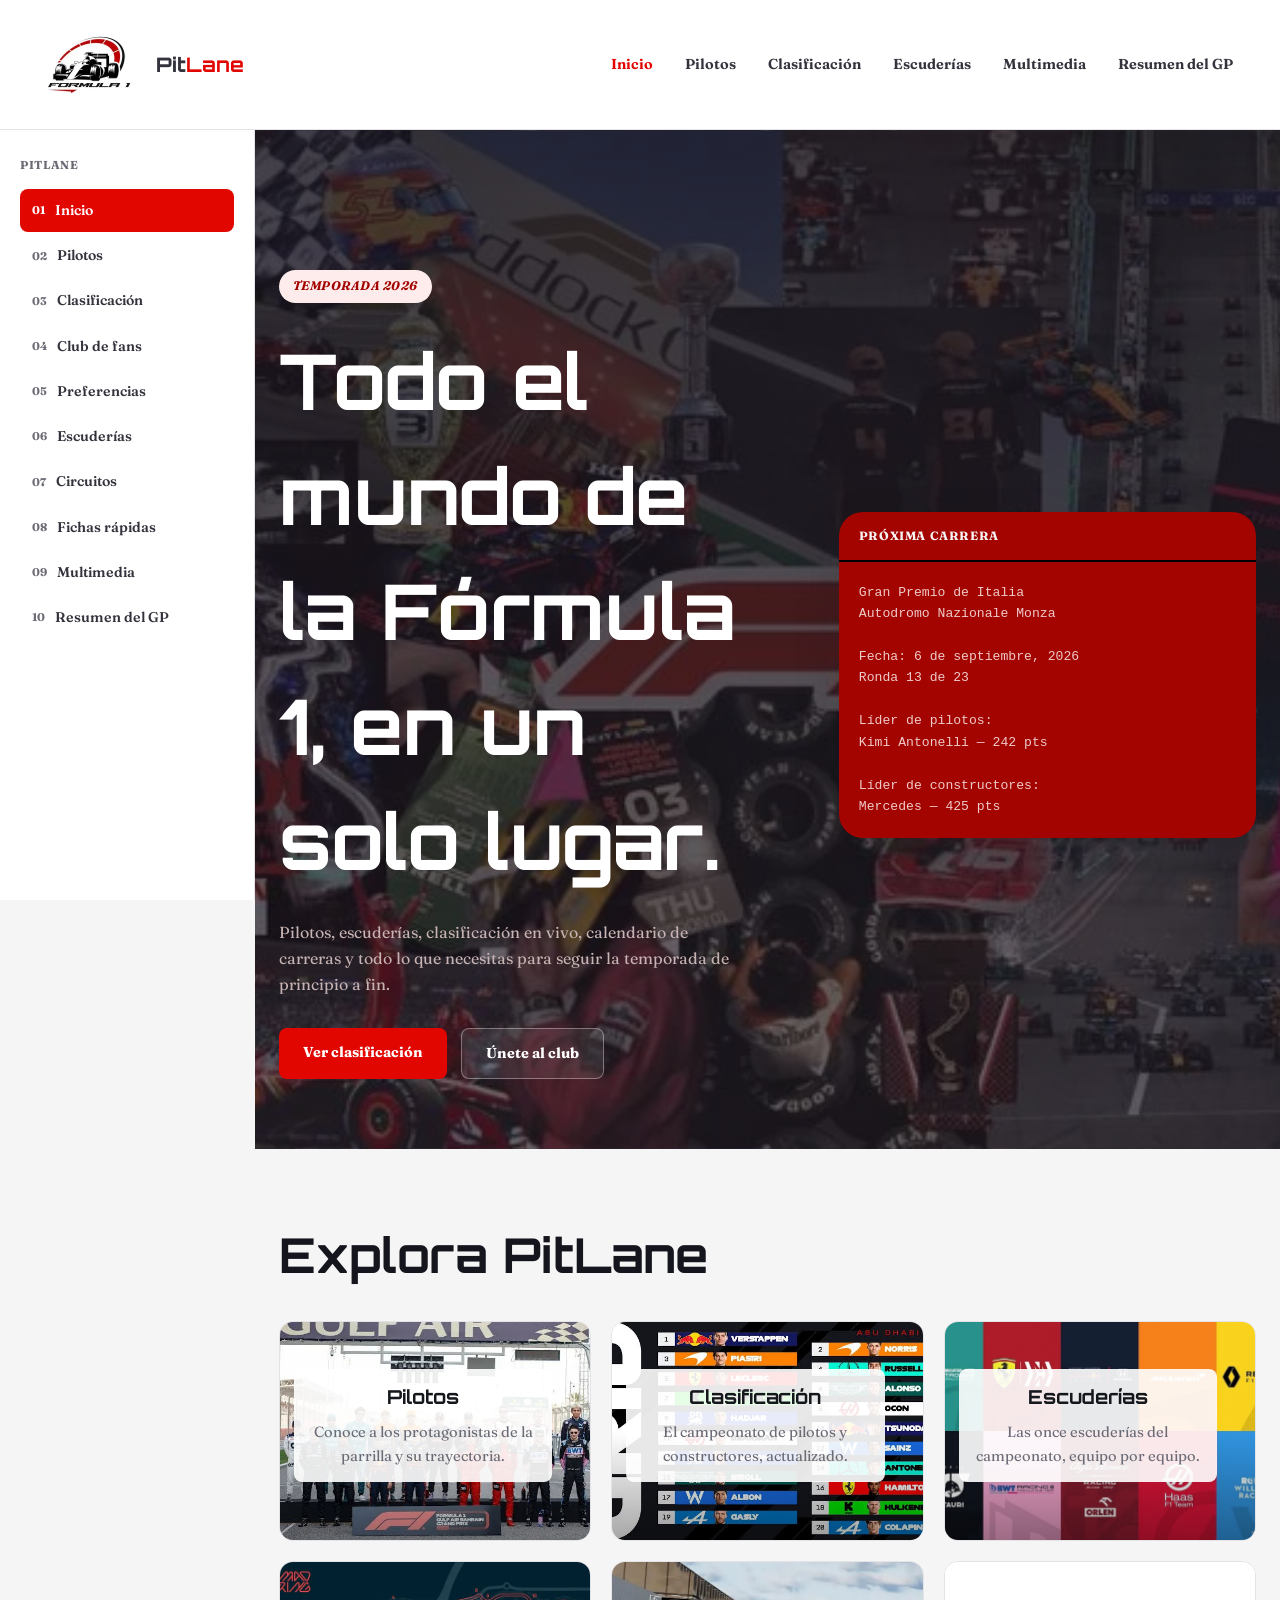
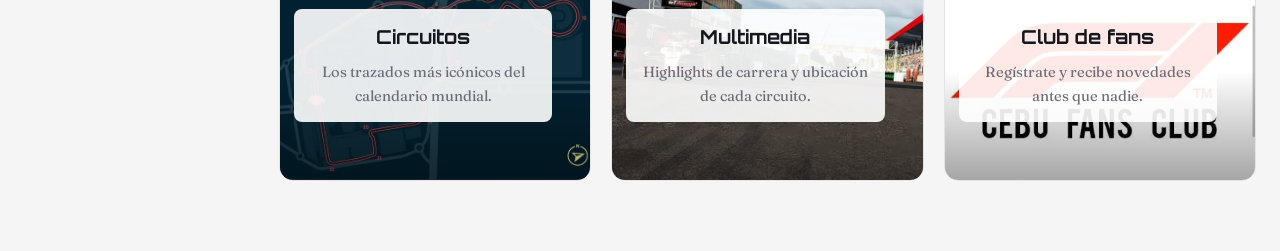
<file: index.html>
<!doctype html>
<!-- Página de inicio principal del sitio PitLane -->
<html lang="es">
  <head>
    <meta charset="UTF-8" />
    <meta name="viewport" content="width=device-width, initial-scale=1.0" />
    <title>Inicio | PitLane</title>
    <meta name="description" content="Portal de Fórmula 1 de la temporada 2026: pilotos, escuderías, clasificación, circuitos, multimedia y el resumen del último Gran Premio." />
    <meta property="og:title" content="Inicio | PitLane" />
    <meta property="og:description" content="Portal de Fórmula 1 de la temporada 2026: pilotos, escuderías, clasificación, circuitos, multimedia y el resumen del último Gran Premio." />
    <meta property="og:type" content="website" />
    <meta property="og:locale" content="es_CO" />
    <meta property="og:site_name" content="PitLane" />
    <link rel="icon" href="favicon.svg" type="image/svg+xml" />
    <link rel="preconnect" href="https://fonts.googleapis.com" />
    <link rel="preconnect" href="https://fonts.gstatic.com" crossorigin />
    <link href="https://fonts.googleapis.com/css2?family=Fraunces:ital,wght@0,600;1,500;1,600&amp;family=Orbitron:wght@700;800;900&amp;display=swap" rel="stylesheet" />
    <link rel="preload" as="image" href="imagenes/fondo_hero.webp" type="image/webp" fetchpriority="high" />
    <link rel="stylesheet" href="css/styles.css" />
    <script defer src="js/almacen.js"></script>
    <script defer src="js/menu.js"></script>
    <script defer src="js/favoritos.js"></script>
  </head>

  <body>
    <a class="saltar-contenido" href="#contenido">Saltar al contenido</a>

    <header class="topbar">
      <a href="index.html" class="logo">
        <img src="imagenes/logo.webp" alt="" class="logo-icono" width="220" height="220">
        <span>Pit<strong>Lane</strong></span>
      </a>

      <nav aria-label="Menú principal">
        <ul class="menu-superior">
          <li><a href="index.html" aria-current="page">Inicio</a></li>
          <li><a href="pilotos.html">Pilotos</a></li>
          <li><a href="clasificacion.html">Clasificación</a></li>
          <li><a href="equipos.html">Escuderías</a></li>
          <li><a href="multimedia.html">Multimedia</a></li>
          <li><a href="resumen.html">Resumen del GP</a></li>
        </ul>
      </nav>

      <button class="menu-boton" type="button" aria-expanded="false" aria-controls="menu-lateral">
        <span class="menu-boton-icono" aria-hidden="true"><span></span><span></span><span></span></span>
        <span>Menú</span>
      </button>
    </header>

    <aside class="sidebar" id="menu-lateral">
      <nav aria-label="Secciones de PitLane">
        <div class="sidebar-grupo">
          <p class="sidebar-titulo">PITLANE</p>
          <a href="index.html" class="activo" aria-current="page"><span>01</span>Inicio</a>
          <a href="pilotos.html"><span>02</span>Pilotos</a>
          <a href="clasificacion.html"><span>03</span>Clasificación</a>
          <a href="club.html"><span>04</span>Club de fans</a>
          <a href="preferencias.html"><span>05</span>Preferencias</a>
          <a href="equipos.html"><span>06</span>Escuderías</a>
          <a href="circuitos.html"><span>07</span>Circuitos</a>
          <a href="fichas.html"><span>08</span>Fichas rápidas</a>
          <a href="multimedia.html"><span>09</span>Multimedia</a>
          <a href="resumen.html"><span>10</span>Resumen del GP</a>
        </div>
      </nav>
    </aside>

    <main class="main-content" id="contenido" tabindex="-1">
      <section class="hero">
        <div class="contenedor hero-grid">
          <div class="hero-contenido">
            <span class="etiqueta-superior">TEMPORADA 2026</span>

            <h1>Todo el mundo de la Fórmula 1, en un solo lugar.</h1>

            <p>
              Pilotos, escuderías, clasificación en vivo, calendario de
              carreras y todo lo que necesitas para seguir la temporada de
              principio a fin.
            </p>

            <div class="acciones-hero">
              <a href="clasificacion.html" class="boton boton-principal">
                Ver clasificación
              </a>
              <a href="club.html" class="boton boton-secundario">
                Únete al club
              </a>
            </div>
          </div>

          <article class="codigo" aria-labelledby="titulo-proxima-carrera">
            <header id="titulo-proxima-carrera">PRÓXIMA CARRERA</header>
            <pre><code>Gran Premio de Italia
Autodromo Nazionale Monza

Fecha: 6 de septiembre, 2026
Ronda 13 de 23

Líder de pilotos:
Kimi Antonelli — 242 pts

Líder de constructores:
Mercedes — 425 pts</code></pre>
          </article>
        </div>
      </section>

      <section class="seccion">
        <div class="contenedor">
          <h2 class="titulo-seccion">Explora PitLane</h2>

          <div class="grid-tres-columnas">
            <a href="pilotos.html" class="tarjeta tarjeta-imagen explora-tarjeta">
              <img src="imagenes/explora/pilotos.webp" alt="" class="tarjeta-fondo" width="738" height="414" loading="lazy" decoding="async">
              <div class="explora-texto">
                <h3>Pilotos</h3>
                <p>Conoce a los protagonistas de la parrilla y su trayectoria.</p>
              </div>
            </a>

            <a href="clasificacion.html" class="tarjeta tarjeta-imagen explora-tarjeta">
              <img src="imagenes/explora/clasificacion.webp" alt="" class="tarjeta-fondo" width="739" height="415" loading="lazy" decoding="async">
              <div class="explora-texto">
                <h3>Clasificación</h3>
                <p>El campeonato de pilotos y constructores, actualizado.</p>
              </div>
            </a>

            <a href="equipos.html" class="tarjeta tarjeta-imagen explora-tarjeta">
              <img src="imagenes/explora/escuderias.webp" alt="" class="tarjeta-fondo" width="782" height="440" loading="lazy" decoding="async">
              <div class="explora-texto">
                <h3>Escuderías</h3>
                <p>Las once escuderías del campeonato, equipo por equipo.</p>
              </div>
            </a>

            <a href="circuitos.html" class="tarjeta tarjeta-imagen explora-tarjeta">
              <img src="imagenes/explora/circuitos.webp" alt="" class="tarjeta-fondo" width="760" height="496" loading="lazy" decoding="async">
              <div class="explora-texto">
                <h3>Circuitos</h3>
                <p>Los trazados más icónicos del calendario mundial.</p>
              </div>
            </a>

            <a href="multimedia.html" class="tarjeta tarjeta-imagen explora-tarjeta">
              <img src="imagenes/explora/multimedia.webp" alt="" class="tarjeta-fondo" width="638" height="480" loading="lazy" decoding="async">
              <div class="explora-texto">
                <h3>Multimedia</h3>
                <p>Highlights de carrera y ubicación de cada circuito.</p>
              </div>
            </a>

            <a href="club.html" class="tarjeta tarjeta-imagen explora-tarjeta">
              <img src="imagenes/explora/club.webp" alt="" class="tarjeta-fondo" width="447" height="447" loading="lazy" decoding="async">
              <div class="explora-texto">
                <h3>Club de fans</h3>
                <p>Regístrate y recibe novedades antes que nadie.</p>
              </div>
            </a>
          </div>
        </div>
      </section>
    </main>
  </body>
</html>
</file>
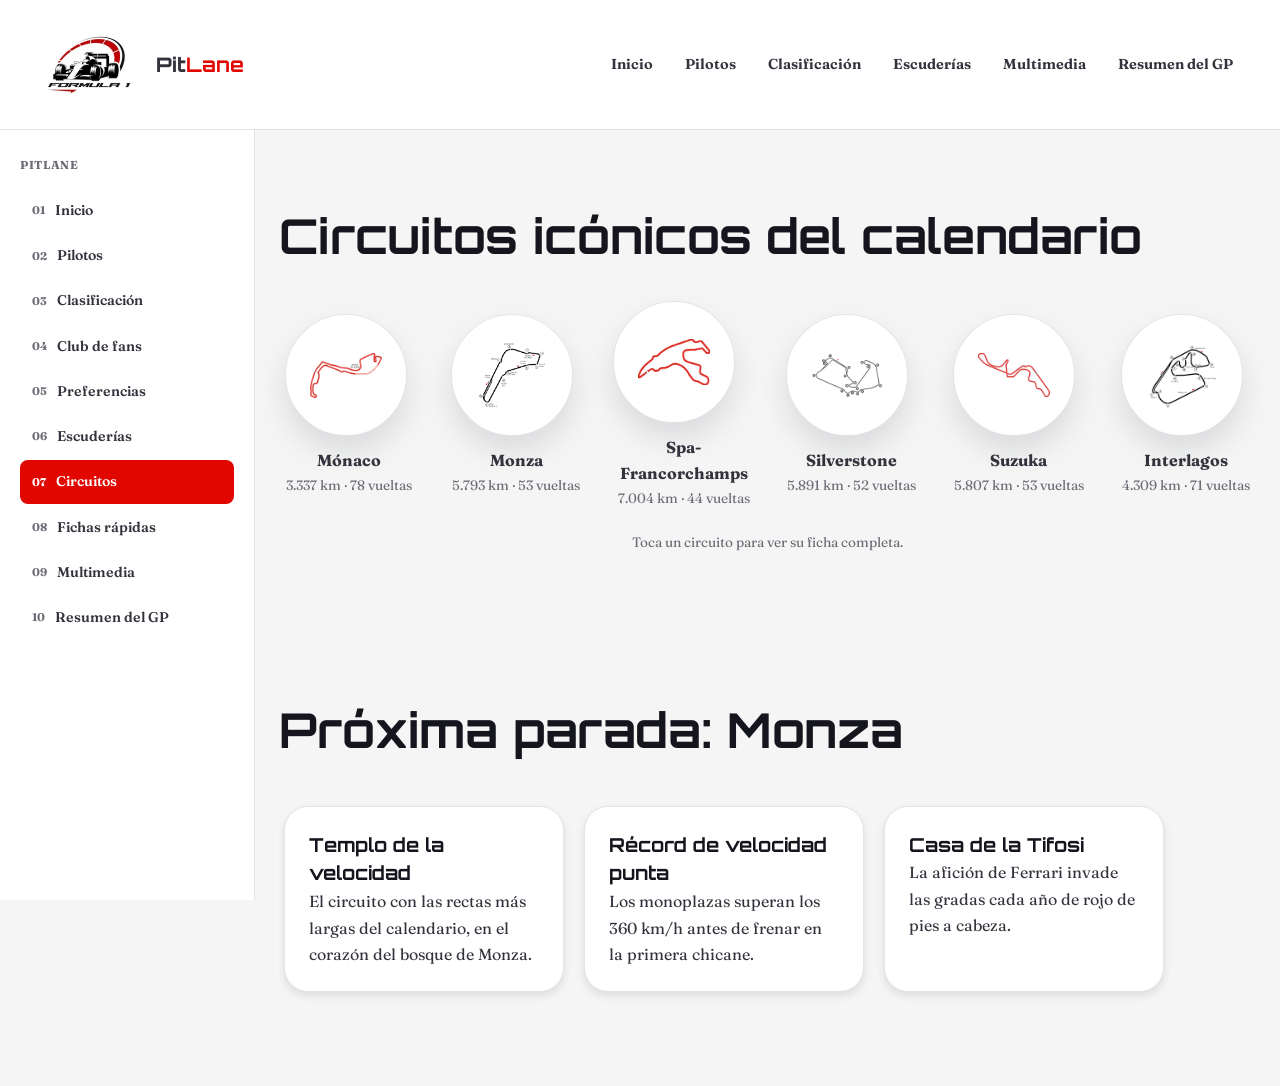
<file: circuitos.html>
<!doctype html>
<!-- Página de circuitos icónicos del calendario de F1 -->
<html lang="es">
  <head>
    <meta charset="UTF-8" />
    <meta name="viewport" content="width=device-width, initial-scale=1.0" />
    <title>Circuitos | PitLane</title>
    <meta name="description" content="Fichas de seis circuitos icónicos de la Fórmula 1: Mónaco, Monza, Spa-Francorchamps, Silverstone, Suzuka e Interlagos." />
    <meta property="og:title" content="Circuitos | PitLane" />
    <meta property="og:description" content="Fichas de seis circuitos icónicos de la Fórmula 1: Mónaco, Monza, Spa-Francorchamps, Silverstone, Suzuka e Interlagos." />
    <meta property="og:type" content="website" />
    <meta property="og:locale" content="es_CO" />
    <meta property="og:site_name" content="PitLane" />
    <link rel="icon" href="favicon.svg" type="image/svg+xml" />
    <link rel="preconnect" href="https://fonts.googleapis.com" />
    <link rel="preconnect" href="https://fonts.gstatic.com" crossorigin />
    <link href="https://fonts.googleapis.com/css2?family=Fraunces:ital,wght@0,600;1,500;1,600&amp;family=Orbitron:wght@700;800;900&amp;display=swap" rel="stylesheet" />
    <link rel="stylesheet" href="css/styles.css" />
    <script defer src="js/almacen.js"></script>
    <script defer src="js/menu.js"></script>
    <script defer src="js/favoritos.js"></script>
    <script defer src="js/modales.js"></script>
  </head>

  <body>
    <a class="saltar-contenido" href="#contenido">Saltar al contenido</a>

    <header class="topbar">
      <a href="index.html" class="logo">
        <img src="imagenes/logo.webp" alt="" class="logo-icono" width="220" height="220">
        <span>Pit<strong>Lane</strong></span>
      </a>

      <nav aria-label="Menú principal">
        <ul class="menu-superior">
          <li><a href="index.html">Inicio</a></li>
          <li><a href="pilotos.html">Pilotos</a></li>
          <li><a href="clasificacion.html">Clasificación</a></li>
          <li><a href="equipos.html">Escuderías</a></li>
          <li><a href="multimedia.html">Multimedia</a></li>
          <li><a href="resumen.html">Resumen del GP</a></li>
        </ul>
      </nav>

      <button class="menu-boton" type="button" aria-expanded="false" aria-controls="menu-lateral">
        <span class="menu-boton-icono" aria-hidden="true"><span></span><span></span><span></span></span>
        <span>Menú</span>
      </button>
    </header>

    <aside class="sidebar" id="menu-lateral">
      <nav aria-label="Secciones de PitLane">
        <div class="sidebar-grupo">
          <p class="sidebar-titulo">PITLANE</p>
          <a href="index.html"><span>01</span>Inicio</a>
          <a href="pilotos.html"><span>02</span>Pilotos</a>
          <a href="clasificacion.html"><span>03</span>Clasificación</a>
          <a href="club.html"><span>04</span>Club de fans</a>
          <a href="preferencias.html"><span>05</span>Preferencias</a>
          <a href="equipos.html"><span>06</span>Escuderías</a>
          <a href="circuitos.html" class="activo" aria-current="page"><span>07</span>Circuitos</a>
          <a href="fichas.html"><span>08</span>Fichas rápidas</a>
          <a href="multimedia.html"><span>09</span>Multimedia</a>
          <a href="resumen.html"><span>10</span>Resumen del GP</a>
        </div>
      </nav>
    </aside>

    <main class="main-content" id="contenido" tabindex="-1">
      <section class="seccion">
        <div class="contenedor">
          <h1 class="titulo-pagina titulo-seccion">Circuitos icónicos del calendario</h1>

          <div class="galeria-bolitas">
            <a href="#modal-monaco" class="bolita-item">
              <div class="bolita"><img src="imagenes/circuitos/monaco.webp" alt="Circuito de Mónaco" width="180" height="112" decoding="async"></div>
              <strong>Mónaco</strong>
              <p>3.337 km · 78 vueltas</p>
            </a>

            <a href="#modal-monza" class="bolita-item">
              <div class="bolita"><img src="imagenes/circuitos/monza.webp" alt="Circuito de Monza" width="459" height="459" decoding="async"></div>
              <strong>Monza</strong>
              <p>5.793 km · 53 vueltas</p>
            </a>

            <a href="#modal-spa" class="bolita-item">
              <div class="bolita"><img src="imagenes/circuitos/spa.webp" alt="Circuito de Spa-Francorchamps" width="180" height="117" decoding="async"></div>
              <strong>Spa-Francorchamps</strong>
              <p>7.004 km · 44 vueltas</p>
            </a>

            <a href="#modal-silverstone" class="bolita-item">
              <div class="bolita"><img src="imagenes/circuitos/silverstone.webp" alt="Circuito de Silverstone" width="180" height="112" decoding="async"></div>
              <strong>Silverstone</strong>
              <p>5.891 km · 52 vueltas</p>
            </a>

            <a href="#modal-suzuka" class="bolita-item">
              <div class="bolita"><img src="imagenes/circuitos/suzuka.webp" alt="Circuito de Suzuka" width="180" height="110" decoding="async"></div>
              <strong>Suzuka</strong>
              <p>5.807 km · 53 vueltas</p>
            </a>

            <a href="#modal-interlagos" class="bolita-item">
              <div class="bolita"><img src="imagenes/circuitos/interlagos.webp" alt="Circuito de Interlagos" width="173" height="180" decoding="async"></div>
              <strong>Interlagos</strong>
              <p>4.309 km · 71 vueltas</p>
            </a>
          </div>

          <p class="pista-ayuda">Toca un circuito para ver su ficha completa.</p>
        </div>
      </section>

      <section class="seccion">
        <div class="contenedor">
          <h2 class="titulo-seccion" id="titulo-monza">Próxima parada: Monza</h2>

          <div class="carrusel" role="region" aria-labelledby="titulo-monza" tabindex="0">
            <article class="carrusel-item">
              <h3>Templo de la velocidad</h3>
              <p>El circuito con las rectas más largas del calendario, en el corazón del bosque de Monza.</p>
            </article>

            <article class="carrusel-item">
              <h3>Récord de velocidad punta</h3>
              <p>Los monoplazas superan los 360 km/h antes de frenar en la primera chicane.</p>
            </article>

            <article class="carrusel-item">
              <h3>Casa de la Tifosi</h3>
              <p>La afición de Ferrari invade las gradas cada año de rojo de pies a cabeza.</p>
            </article>
          </div>
        </div>
      </section>

      <div id="modal-monaco" class="modal" role="dialog" aria-modal="true" aria-labelledby="modal-monaco-titulo">
        <a href="#cerrar" class="modal-fondo" tabindex="-1" aria-hidden="true"></a>
        <article class="modal-contenido">
          <header class="modal-header">
            <h3 id="modal-monaco-titulo">Circuito de Mónaco</h3>
            <a href="#cerrar" class="modal-cerrar" aria-label="Cerrar ventana">&times;</a>
          </header>
          <div class="modal-body">
            <div class="modal-circuito-cabecera">
              <div class="bolita"><img src="imagenes/circuitos/monaco.webp" alt="Circuito de Mónaco" width="180" height="112" loading="lazy" decoding="async"></div>
            </div>
            <p>Las calles del Principado albergan el trazado más lento y
            estrecho del calendario, donde la precisión pesa más que la
            velocidad punta.</p>
            <div class="tabla-contenedor">
              <table>
                <tbody>
                  <tr><td>Longitud</td><td>3.337 km</td></tr>
                  <tr><td>Vueltas</td><td>78</td></tr>
                  <tr><td>Curvas</td><td>19</td></tr>
                  <tr><td>Primera carrera</td><td>1950</td></tr>
                  <tr><td>Vuelta rápida</td><td>1:12.909 — Hamilton (2021)</td></tr>
                </tbody>
              </table>
            </div>
          </div>
          <footer class="modal-footer">
            <a href="#cerrar" class="boton boton-secundario">Cerrar</a>
          </footer>
        </article>
      </div>

      <div id="modal-monza" class="modal" role="dialog" aria-modal="true" aria-labelledby="modal-monza-titulo">
        <a href="#cerrar" class="modal-fondo" tabindex="-1" aria-hidden="true"></a>
        <article class="modal-contenido">
          <header class="modal-header">
            <h3 id="modal-monza-titulo">Autodromo Nazionale Monza</h3>
            <a href="#cerrar" class="modal-cerrar" aria-label="Cerrar ventana">&times;</a>
          </header>
          <div class="modal-body">
            <div class="modal-circuito-cabecera">
              <div class="bolita"><img src="imagenes/circuitos/monza.webp" alt="Circuito de Monza" width="459" height="459" loading="lazy" decoding="async"></div>
            </div>
            <p>Conocido como el «Templo de la velocidad», sus largas rectas
            en el corazón del Parco di Monza lo convierten en el circuito
            más rápido del calendario.</p>
            <div class="tabla-contenedor">
              <table>
                <tbody>
                  <tr><td>Longitud</td><td>5.793 km</td></tr>
                  <tr><td>Vueltas</td><td>53</td></tr>
                  <tr><td>Curvas</td><td>11</td></tr>
                  <tr><td>Primera carrera</td><td>1950</td></tr>
                  <tr><td>Vuelta rápida</td><td>1:21.046 — Barrichello (2004)</td></tr>
                </tbody>
              </table>
            </div>
          </div>
          <footer class="modal-footer">
            <a href="#cerrar" class="boton boton-secundario">Cerrar</a>
          </footer>
        </article>
      </div>

      <div id="modal-spa" class="modal" role="dialog" aria-modal="true" aria-labelledby="modal-spa-titulo">
        <a href="#cerrar" class="modal-fondo" tabindex="-1" aria-hidden="true"></a>
        <article class="modal-contenido">
          <header class="modal-header">
            <h3 id="modal-spa-titulo">Spa-Francorchamps</h3>
            <a href="#cerrar" class="modal-cerrar" aria-label="Cerrar ventana">&times;</a>
          </header>
          <div class="modal-body">
            <div class="modal-circuito-cabecera">
              <div class="bolita"><img src="imagenes/circuitos/spa.webp" alt="Circuito de Spa-Francorchamps" width="180" height="117" loading="lazy" decoding="async"></div>
            </div>
            <p>El circuito más largo del calendario, escondido entre las
            colinas de las Ardenas belgas y famoso por el temido tramo de
            Eau Rouge-Raidillon.</p>
            <div class="tabla-contenedor">
              <table>
                <tbody>
                  <tr><td>Longitud</td><td>7.004 km</td></tr>
                  <tr><td>Vueltas</td><td>44</td></tr>
                  <tr><td>Curvas</td><td>19</td></tr>
                  <tr><td>Primera carrera</td><td>1950</td></tr>
                  <tr><td>Vuelta rápida</td><td>1:46.286 — Bottas (2018)</td></tr>
                </tbody>
              </table>
            </div>
          </div>
          <footer class="modal-footer">
            <a href="#cerrar" class="boton boton-secundario">Cerrar</a>
          </footer>
        </article>
      </div>

      <div id="modal-silverstone" class="modal" role="dialog" aria-modal="true" aria-labelledby="modal-silverstone-titulo">
        <a href="#cerrar" class="modal-fondo" tabindex="-1" aria-hidden="true"></a>
        <article class="modal-contenido">
          <header class="modal-header">
            <h3 id="modal-silverstone-titulo">Silverstone Circuit</h3>
            <a href="#cerrar" class="modal-cerrar" aria-label="Cerrar ventana">&times;</a>
          </header>
          <div class="modal-body">
            <div class="modal-circuito-cabecera">
              <div class="bolita"><img src="imagenes/circuitos/silverstone.webp" alt="Circuito de Silverstone" width="180" height="112" loading="lazy" decoding="async"></div>
            </div>
            <p>Cuna de la Fórmula 1: en 1950 fue sede de la primera carrera
            del campeonato mundial y sigue siendo uno de los trazados más
            veloces y técnicos del calendario.</p>
            <div class="tabla-contenedor">
              <table>
                <tbody>
                  <tr><td>Longitud</td><td>5.891 km</td></tr>
                  <tr><td>Vueltas</td><td>52</td></tr>
                  <tr><td>Curvas</td><td>18</td></tr>
                  <tr><td>Primera carrera</td><td>1950</td></tr>
                  <tr><td>Vuelta rápida</td><td>1:27.097 — Verstappen (2020)</td></tr>
                </tbody>
              </table>
            </div>
          </div>
          <footer class="modal-footer">
            <a href="#cerrar" class="boton boton-secundario">Cerrar</a>
          </footer>
        </article>
      </div>

      <div id="modal-suzuka" class="modal" role="dialog" aria-modal="true" aria-labelledby="modal-suzuka-titulo">
        <a href="#cerrar" class="modal-fondo" tabindex="-1" aria-hidden="true"></a>
        <article class="modal-contenido">
          <header class="modal-header">
            <h3 id="modal-suzuka-titulo">Circuito de Suzuka</h3>
            <a href="#cerrar" class="modal-cerrar" aria-label="Cerrar ventana">&times;</a>
          </header>
          <div class="modal-body">
            <div class="modal-circuito-cabecera">
              <div class="bolita"><img src="imagenes/circuitos/suzuka.webp" alt="Circuito de Suzuka" width="180" height="110" loading="lazy" decoding="async"></div>
            </div>
            <p>El único trazado del calendario con forma de ocho, gracias a
            su característico cruce a desnivel, y uno de los favoritos de
            los pilotos por su fluidez técnica.</p>
            <div class="tabla-contenedor">
              <table>
                <tbody>
                  <tr><td>Longitud</td><td>5.807 km</td></tr>
                  <tr><td>Vueltas</td><td>53</td></tr>
                  <tr><td>Curvas</td><td>18</td></tr>
                  <tr><td>Primera carrera</td><td>1987</td></tr>
                  <tr><td>Vuelta rápida</td><td>1:30.983 — Hamilton (2019)</td></tr>
                </tbody>
              </table>
            </div>
          </div>
          <footer class="modal-footer">
            <a href="#cerrar" class="boton boton-secundario">Cerrar</a>
          </footer>
        </article>
      </div>

      <div id="modal-interlagos" class="modal" role="dialog" aria-modal="true" aria-labelledby="modal-interlagos-titulo">
        <a href="#cerrar" class="modal-fondo" tabindex="-1" aria-hidden="true"></a>
        <article class="modal-contenido">
          <header class="modal-header">
            <h3 id="modal-interlagos-titulo">Autódromo de Interlagos</h3>
            <a href="#cerrar" class="modal-cerrar" aria-label="Cerrar ventana">&times;</a>
          </header>
          <div class="modal-body">
            <div class="modal-circuito-cabecera">
              <div class="bolita"><img src="imagenes/circuitos/interlagos.webp" alt="Circuito de Interlagos" width="173" height="180" loading="lazy" decoding="async"></div>
            </div>
            <p>Trazado en sentido antihorario en Sao Paulo, con desniveles
            pronunciados y un clima cambiante que suele regalar carreras
            impredecibles.</p>
            <div class="tabla-contenedor">
              <table>
                <tbody>
                  <tr><td>Longitud</td><td>4.309 km</td></tr>
                  <tr><td>Vueltas</td><td>71</td></tr>
                  <tr><td>Curvas</td><td>15</td></tr>
                  <tr><td>Primera carrera</td><td>1973</td></tr>
                  <tr><td>Vuelta rápida</td><td>1:10.540 — Bottas (2018)</td></tr>
                </tbody>
              </table>
            </div>
          </div>
          <footer class="modal-footer">
            <a href="#cerrar" class="boton boton-secundario">Cerrar</a>
          </footer>
        </article>
      </div>
    </main>
  </body>
</html>
</file>
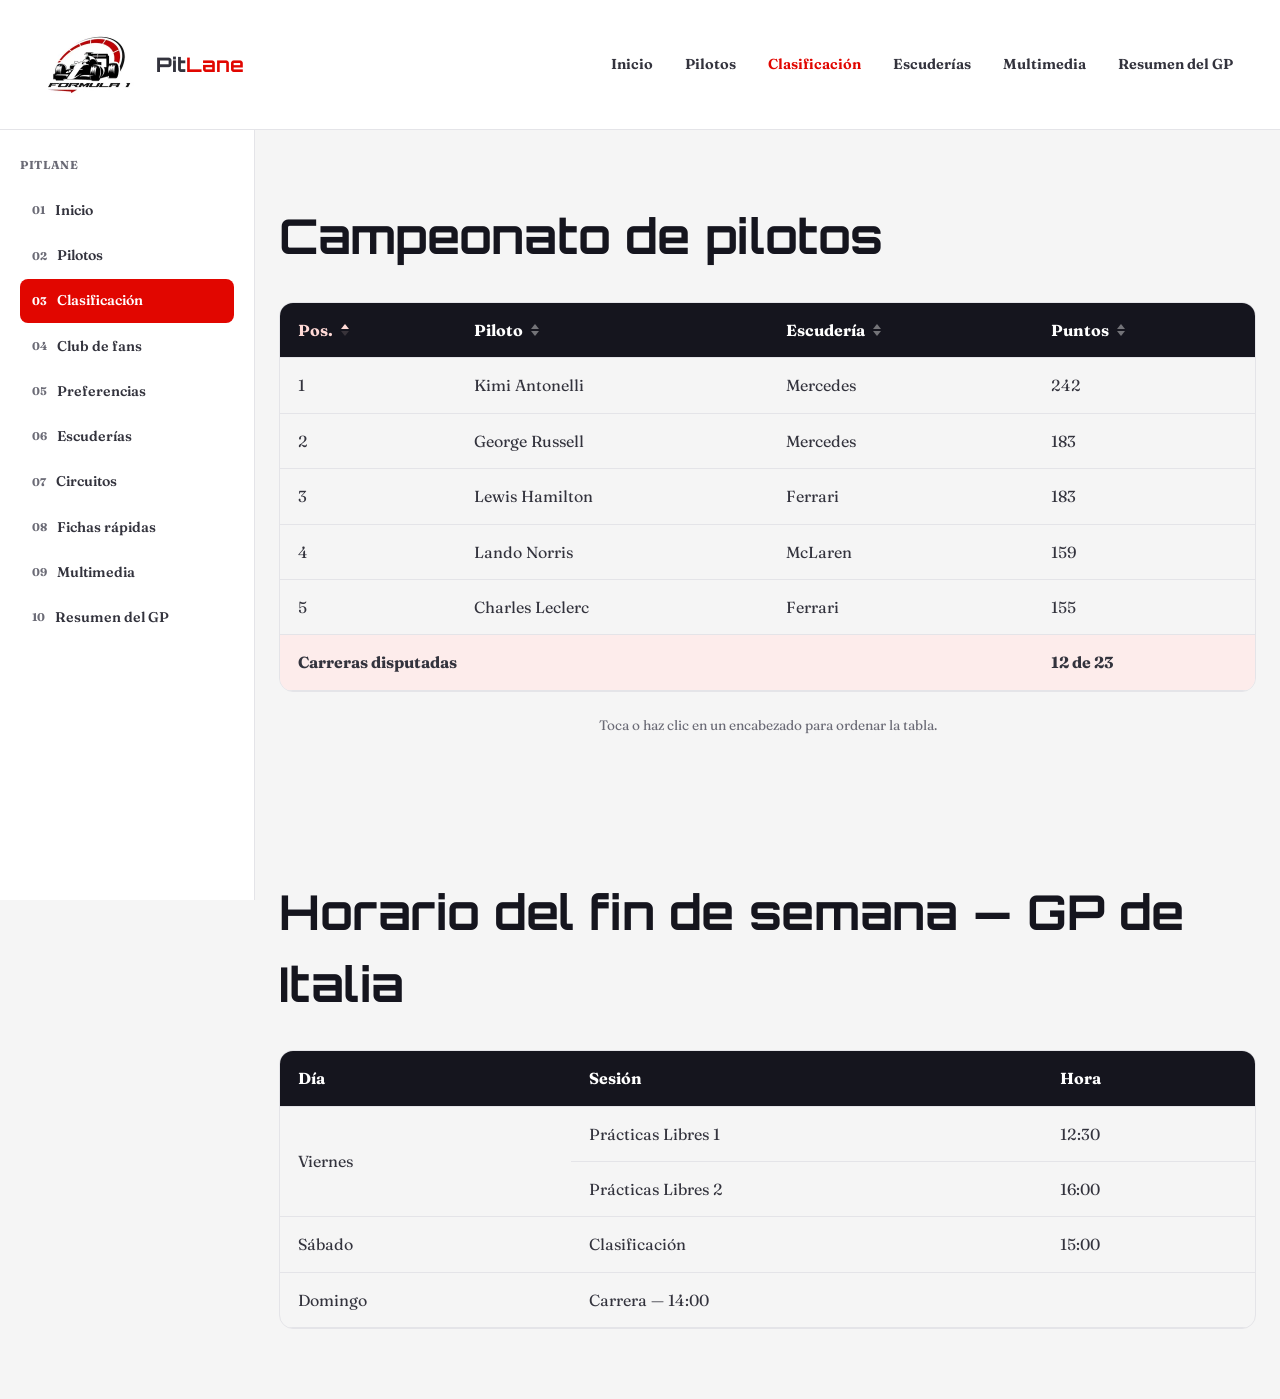
<file: clasificacion.html>
<!doctype html>
<!-- Página de clasificación actual del campeonato de pilotos -->
<html lang="es">
  <head>
    <meta charset="UTF-8" />
    <meta name="viewport" content="width=device-width, initial-scale=1.0" />
    <title>Clasificación | PitLane</title>
    <meta name="description" content="Campeonato de pilotos de Fórmula 1 2026 tras 12 de 23 carreras y horario del fin de semana del GP de Italia en Monza." />
    <meta property="og:title" content="Clasificación | PitLane" />
    <meta property="og:description" content="Campeonato de pilotos de Fórmula 1 2026 tras 12 de 23 carreras y horario del fin de semana del GP de Italia en Monza." />
    <meta property="og:type" content="website" />
    <meta property="og:locale" content="es_CO" />
    <meta property="og:site_name" content="PitLane" />
    <link rel="icon" href="favicon.svg" type="image/svg+xml" />
    <link rel="preconnect" href="https://fonts.googleapis.com" />
    <link rel="preconnect" href="https://fonts.gstatic.com" crossorigin />
    <link href="https://fonts.googleapis.com/css2?family=Fraunces:ital,wght@0,600;1,500;1,600&amp;family=Orbitron:wght@700;800;900&amp;display=swap" rel="stylesheet" />
    <link rel="stylesheet" href="css/styles.css" />
    <script defer src="js/almacen.js"></script>
    <script defer src="js/menu.js"></script>
    <script defer src="js/favoritos.js"></script>
    <script defer src="js/tabla-ordenable.js"></script>
  </head>

  <body>
    <a class="saltar-contenido" href="#contenido">Saltar al contenido</a>

    <header class="topbar">
      <a href="index.html" class="logo">
        <img src="imagenes/logo.webp" alt="" class="logo-icono" width="220" height="220">
        <span>Pit<strong>Lane</strong></span>
      </a>

      <nav aria-label="Menú principal">
        <ul class="menu-superior">
          <li><a href="index.html">Inicio</a></li>
          <li><a href="pilotos.html">Pilotos</a></li>
          <li><a href="clasificacion.html" aria-current="page">Clasificación</a></li>
          <li><a href="equipos.html">Escuderías</a></li>
          <li><a href="multimedia.html">Multimedia</a></li>
          <li><a href="resumen.html">Resumen del GP</a></li>
        </ul>
      </nav>

      <button class="menu-boton" type="button" aria-expanded="false" aria-controls="menu-lateral">
        <span class="menu-boton-icono" aria-hidden="true"><span></span><span></span><span></span></span>
        <span>Menú</span>
      </button>
    </header>

    <aside class="sidebar" id="menu-lateral">
      <nav aria-label="Secciones de PitLane">
        <div class="sidebar-grupo">
          <p class="sidebar-titulo">PITLANE</p>
          <a href="index.html"><span>01</span>Inicio</a>
          <a href="pilotos.html"><span>02</span>Pilotos</a>
          <a href="clasificacion.html" class="activo" aria-current="page"><span>03</span>Clasificación</a>
          <a href="club.html"><span>04</span>Club de fans</a>
          <a href="preferencias.html"><span>05</span>Preferencias</a>
          <a href="equipos.html"><span>06</span>Escuderías</a>
          <a href="circuitos.html"><span>07</span>Circuitos</a>
          <a href="fichas.html"><span>08</span>Fichas rápidas</a>
          <a href="multimedia.html"><span>09</span>Multimedia</a>
          <a href="resumen.html"><span>10</span>Resumen del GP</a>
        </div>
      </nav>
    </aside>

    <main class="main-content" id="contenido" tabindex="-1">
      <section class="seccion">
        <div class="contenedor">
          <h1 class="titulo-pagina titulo-seccion">Campeonato de pilotos</h1>

          <div class="tabla-contenedor">
            <table class="tabla-ordenable" data-ordenable>
              <caption class="sr-only">Campeonato de pilotos 2026: los cinco primeros tras 12 de 23 carreras</caption>
              <thead>
                <tr>
                  <th scope="col" data-tipo="numero">Pos.</th>
                  <th scope="col" data-tipo="texto">Piloto</th>
                  <th scope="col" data-tipo="texto">Escudería</th>
                  <th scope="col" data-tipo="numero" data-orden-inicial="descendente">Puntos</th>
                </tr>
              </thead>

              <tbody>
                <tr>
                  <td>1</td>
                  <td data-piloto="antonelli">Kimi Antonelli</td>
                  <td data-escuderia="mercedes">Mercedes</td>
                  <td>242</td>
                </tr>
                <tr>
                  <td>2</td>
                  <td data-piloto="russell">George Russell</td>
                  <td data-escuderia="mercedes">Mercedes</td>
                  <td>183</td>
                </tr>
                <tr>
                  <td>3</td>
                  <td data-piloto="hamilton">Lewis Hamilton</td>
                  <td data-escuderia="ferrari">Ferrari</td>
                  <td>183</td>
                </tr>
                <tr>
                  <td>4</td>
                  <td data-piloto="norris">Lando Norris</td>
                  <td data-escuderia="mclaren">McLaren</td>
                  <td>159</td>
                </tr>
                <tr>
                  <td>5</td>
                  <td data-piloto="leclerc">Charles Leclerc</td>
                  <td data-escuderia="ferrari">Ferrari</td>
                  <td>155</td>
                </tr>
              </tbody>

              <tfoot>
                <tr>
                  <td colspan="3">Carreras disputadas</td>
                  <td>12 de 23</td>
                </tr>
              </tfoot>
            </table>
          </div>
        </div>
      </section>

      <section class="seccion">
        <div class="contenedor">
          <h2 class="titulo-seccion">Horario del fin de semana — GP de Italia</h2>

          <div class="tabla-contenedor">
            <table>
              <caption class="sr-only">Horario de las sesiones del GP de Italia</caption>
              <thead>
                <tr>
                  <th scope="col">Día</th>
                  <th scope="col">Sesión</th>
                  <th scope="col">Hora</th>
                </tr>
              </thead>

              <tbody>
                <tr>
                  <td rowspan="2">Viernes</td>
                  <td>Prácticas Libres 1</td>
                  <td>12:30</td>
                </tr>
                <tr>
                  <td>Prácticas Libres 2</td>
                  <td>16:00</td>
                </tr>
                <tr>
                  <td>Sábado</td>
                  <td>Clasificación</td>
                  <td>15:00</td>
                </tr>
                <tr>
                  <td>Domingo</td>
                  <td colspan="2">Carrera — 14:00</td>
                </tr>
              </tbody>
            </table>
          </div>
        </div>
      </section>
    </main>
  </body>
</html>
</file>
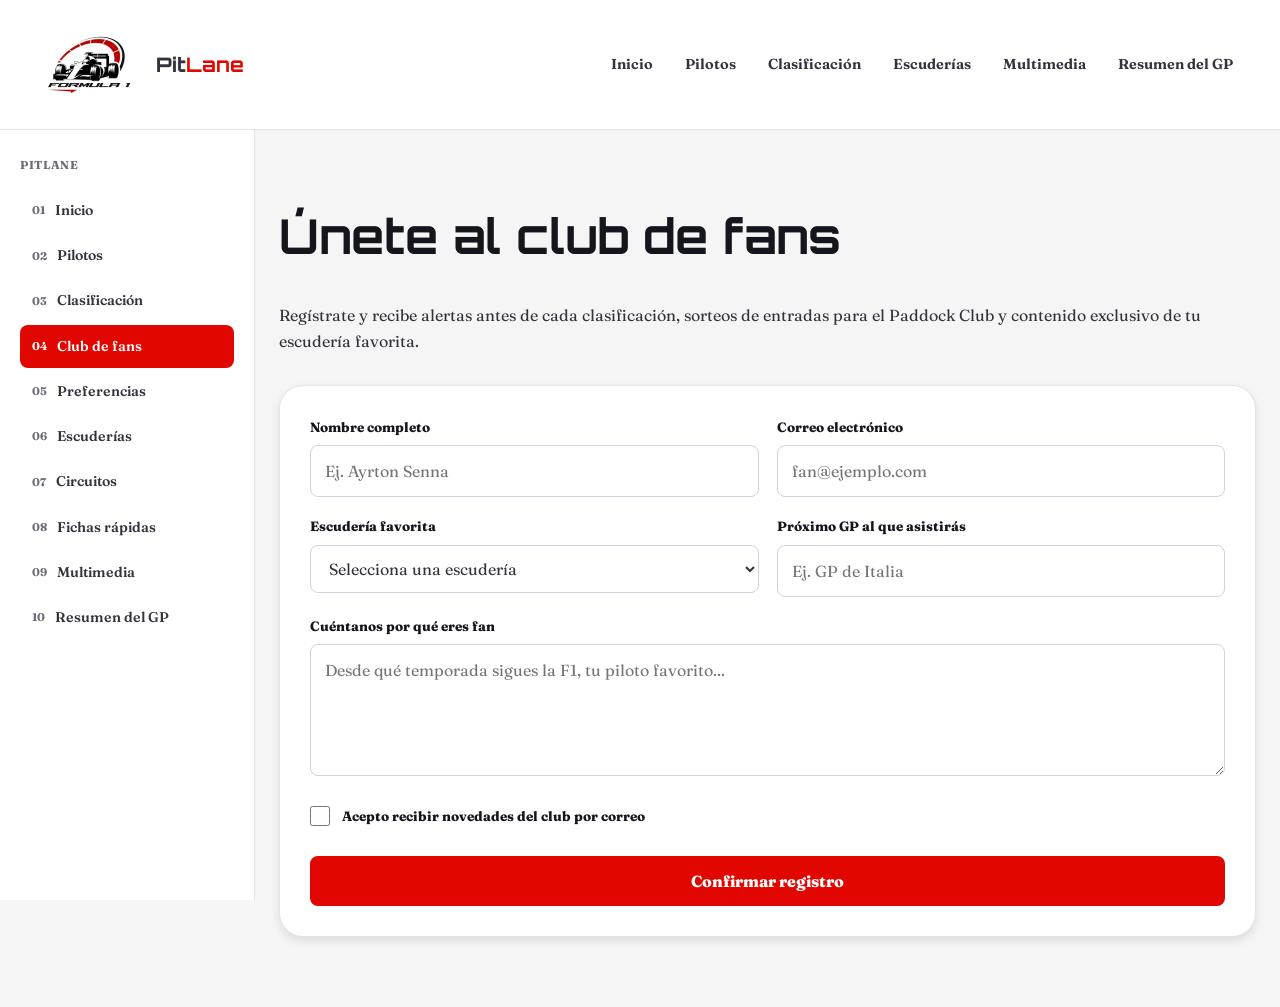
<file: club.html>
<!doctype html>
<!-- Página de registro para el club de fans de PitLane -->
<html lang="es">
  <head>
    <meta charset="UTF-8" />
    <meta name="viewport" content="width=device-width, initial-scale=1.0" />
    <title>Club de fans | PitLane</title>
    <meta name="description" content="Regístrate en el club de fans de PitLane: alertas antes de cada clasificación, sorteos para el Paddock Club y contenido de tu escudería favorita." />
    <meta property="og:title" content="Club de fans | PitLane" />
    <meta property="og:description" content="Regístrate en el club de fans de PitLane: alertas antes de cada clasificación, sorteos para el Paddock Club y contenido de tu escudería favorita." />
    <meta property="og:type" content="website" />
    <meta property="og:locale" content="es_CO" />
    <meta property="og:site_name" content="PitLane" />
    <link rel="icon" href="favicon.svg" type="image/svg+xml" />
    <link rel="preconnect" href="https://fonts.googleapis.com" />
    <link rel="preconnect" href="https://fonts.gstatic.com" crossorigin />
    <link href="https://fonts.googleapis.com/css2?family=Fraunces:ital,wght@0,600;1,500;1,600&amp;family=Orbitron:wght@700;800;900&amp;display=swap" rel="stylesheet" />
    <link rel="stylesheet" href="css/styles.css" />
    <script defer src="js/almacen.js"></script>
    <script defer src="js/menu.js"></script>
    <script defer src="js/favoritos.js"></script>
    <script defer src="js/validacion.js"></script>
    <script defer src="js/club.js"></script>
  </head>

  <body>
    <a class="saltar-contenido" href="#contenido">Saltar al contenido</a>

    <header class="topbar">
      <a href="index.html" class="logo">
        <img src="imagenes/logo.webp" alt="" class="logo-icono" width="220" height="220">
        <span>Pit<strong>Lane</strong></span>
      </a>

      <nav aria-label="Menú principal">
        <ul class="menu-superior">
          <li><a href="index.html">Inicio</a></li>
          <li><a href="pilotos.html">Pilotos</a></li>
          <li><a href="clasificacion.html">Clasificación</a></li>
          <li><a href="equipos.html">Escuderías</a></li>
          <li><a href="multimedia.html">Multimedia</a></li>
          <li><a href="resumen.html">Resumen del GP</a></li>
        </ul>
      </nav>

      <button class="menu-boton" type="button" aria-expanded="false" aria-controls="menu-lateral">
        <span class="menu-boton-icono" aria-hidden="true"><span></span><span></span><span></span></span>
        <span>Menú</span>
      </button>
    </header>

    <aside class="sidebar" id="menu-lateral">
      <nav aria-label="Secciones de PitLane">
        <div class="sidebar-grupo">
          <p class="sidebar-titulo">PITLANE</p>
          <a href="index.html"><span>01</span>Inicio</a>
          <a href="pilotos.html"><span>02</span>Pilotos</a>
          <a href="clasificacion.html"><span>03</span>Clasificación</a>
          <a href="club.html" class="activo" aria-current="page"><span>04</span>Club de fans</a>
          <a href="preferencias.html"><span>05</span>Preferencias</a>
          <a href="equipos.html"><span>06</span>Escuderías</a>
          <a href="circuitos.html"><span>07</span>Circuitos</a>
          <a href="fichas.html"><span>08</span>Fichas rápidas</a>
          <a href="multimedia.html"><span>09</span>Multimedia</a>
          <a href="resumen.html"><span>10</span>Resumen del GP</a>
        </div>
      </nav>
    </aside>

    <main class="main-content" id="contenido" tabindex="-1">
      <section class="seccion">
        <div class="contenedor">
          <h1 class="titulo-pagina titulo-seccion">Únete al club de fans</h1>

          <p class="intro-seccion">
            Regístrate y recibe alertas antes de cada clasificación, sorteos
            de entradas para el Paddock Club y contenido exclusivo de tu
            escudería favorita.
          </p>

          <form class="formulario" id="form-club">
            <div class="fila-formulario">
              <div class="grupo-formulario">
                <label for="nombre">Nombre completo</label>
                <input type="text" id="nombre" name="nombre" placeholder="Ej. Ayrton Senna" autocomplete="name" maxlength="80" required />
              </div>

              <div class="grupo-formulario">
                <label for="correo">Correo electrónico</label>
                <input type="email" id="correo" name="correo" placeholder="fan@ejemplo.com" autocomplete="email" maxlength="120" required />
              </div>
            </div>

            <div class="fila-formulario">
              <div class="grupo-formulario">
                <label for="escuderia">Escudería favorita</label>
                <select id="escuderia" name="escuderia" required>
                  <option value="">Selecciona una escudería</option>
                  <option value="mercedes">Mercedes</option>
                  <option value="ferrari">Scuderia Ferrari</option>
                  <option value="mclaren">McLaren</option>
                  <option value="redbull">Red Bull Racing</option>
                  <option value="williams">Williams</option>
                  <option value="astonmartin">Aston Martin</option>
                  <option value="racingbulls">Racing Bulls</option>
                  <option value="alpine">Alpine</option>
                  <option value="haas">Haas</option>
                  <option value="audi">Audi (Sauber)</option>
                  <option value="cadillac">Cadillac</option>
                </select>
              </div>

              <div class="grupo-formulario">
                <label for="gp">Próximo GP al que asistirás</label>
                <input type="text" id="gp" name="gp" placeholder="Ej. GP de Italia" maxlength="60" />
              </div>
            </div>

            <div class="grupo-formulario">
              <label for="mensaje">Cuéntanos por qué eres fan</label>
              <textarea id="mensaje" name="mensaje" rows="4" maxlength="500" placeholder="Desde qué temporada sigues la F1, tu piloto favorito..."></textarea>
            </div>

            <div class="grupo-formulario">
              <label class="casilla" for="terminos">
                <input type="checkbox" id="terminos" name="terminos" required />
                <span>Acepto recibir novedades del club por correo</span>
              </label>
            </div>

            <button type="submit" class="boton-formulario">Confirmar registro</button>
          </form>

          <div class="estado-exito" id="club-exito" tabindex="-1" hidden>
            <span class="badge">REGISTRO CONFIRMADO</span>
            <h2 class="estado-exito-titulo">Ya eres parte del club, <span data-campo="nombre"></span>.</h2>
            <p>
              Registramos el correo <strong data-campo="correo"></strong> con
              <strong data-campo="escuderiaNombre"></strong> como tu escudería favorita.
            </p>
            <p class="nota-campo" id="club-aviso">Tus datos quedaron guardados solo en este navegador.</p>
            <div class="estado-acciones">
              <button type="button" class="boton boton-secundario" id="club-editar">Editar mis datos</button>
              <a href="preferencias.html" class="boton boton-principal">Configurar mis preferencias</a>
            </div>
          </div>
        </div>
      </section>
    </main>
  </body>
</html>
</file>
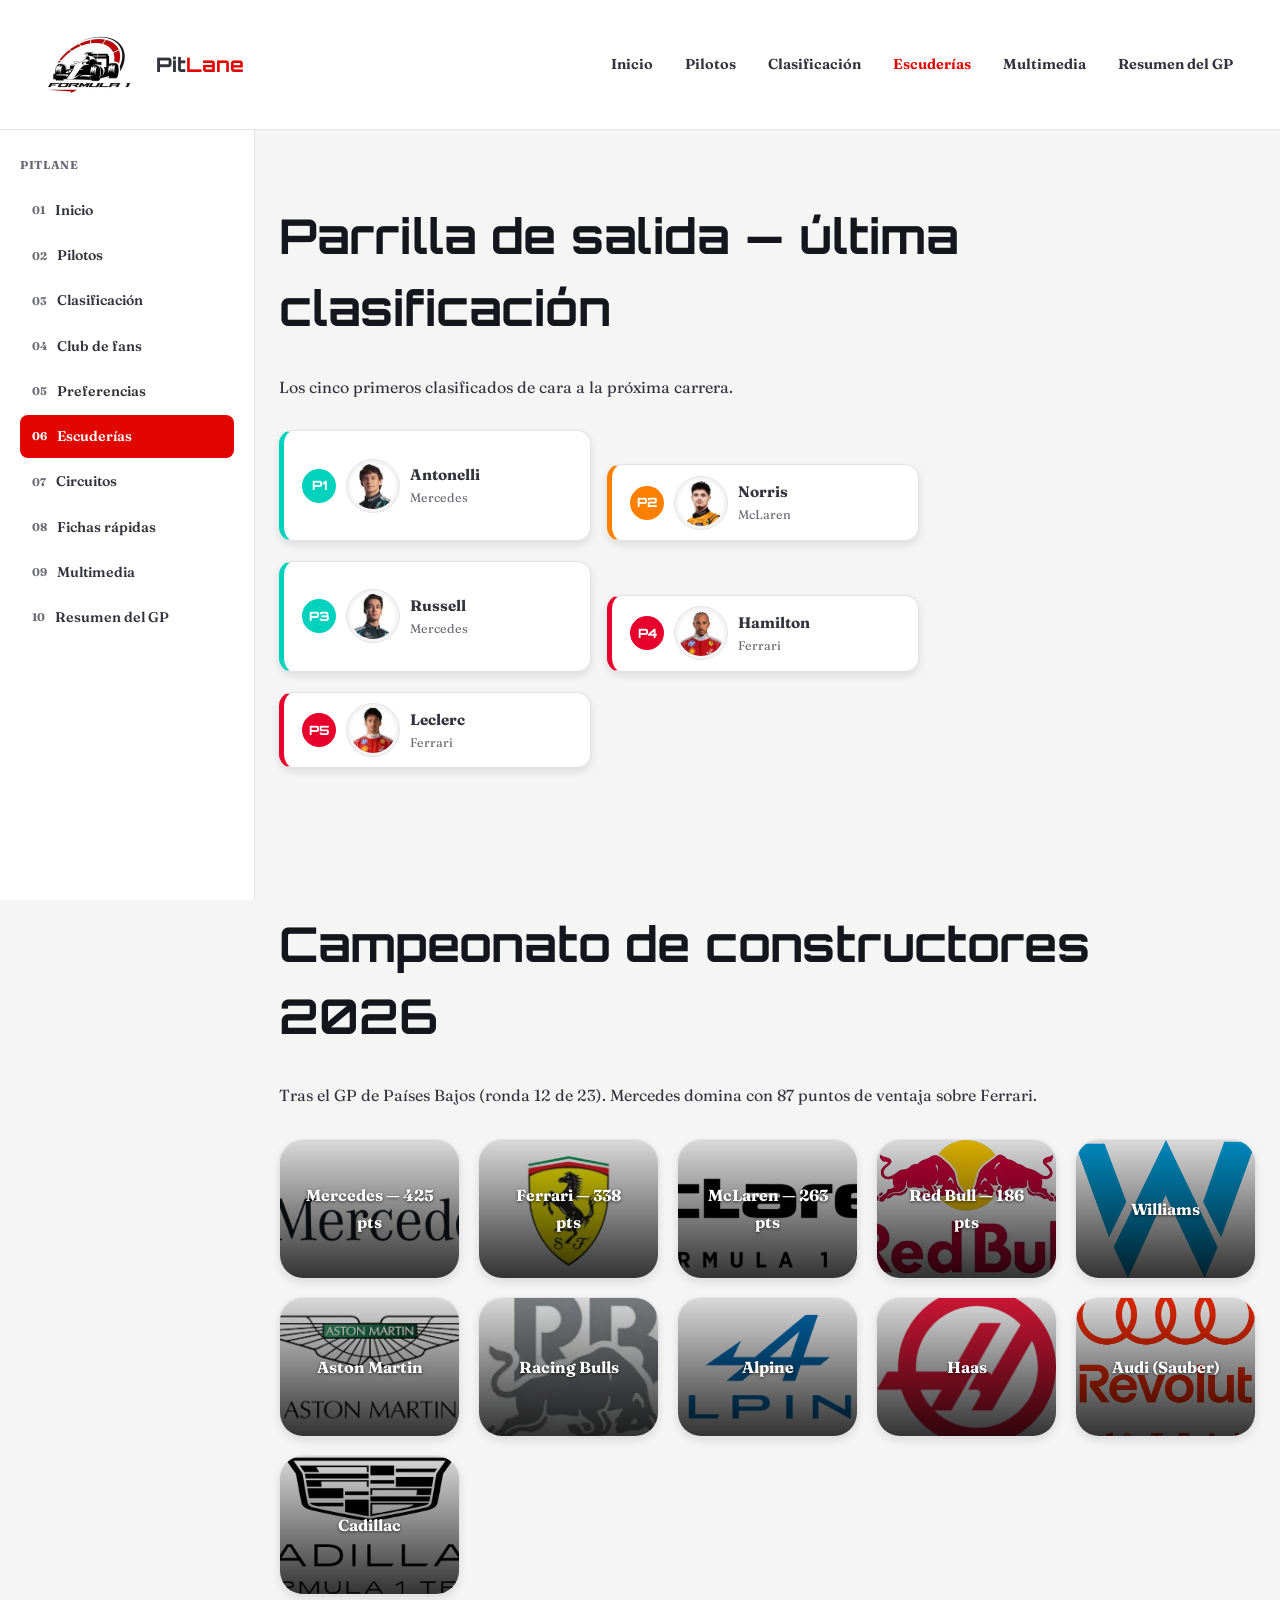
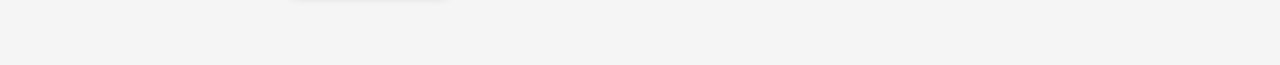
<file: equipos.html>
<!doctype html>
<!-- Página de equipos/escuderías y clasificación de constructores -->
<html lang="es">
  <head>
    <meta charset="UTF-8" />
    <meta name="viewport" content="width=device-width, initial-scale=1.0" />
    <title>Escuderías | PitLane</title>
    <meta name="description" content="Parrilla de salida de la última clasificación y campeonato de constructores de Fórmula 1 2026 con las once escuderías." />
    <meta property="og:title" content="Escuderías | PitLane" />
    <meta property="og:description" content="Parrilla de salida de la última clasificación y campeonato de constructores de Fórmula 1 2026 con las once escuderías." />
    <meta property="og:type" content="website" />
    <meta property="og:locale" content="es_CO" />
    <meta property="og:site_name" content="PitLane" />
    <link rel="icon" href="favicon.svg" type="image/svg+xml" />
    <link rel="preconnect" href="https://fonts.googleapis.com" />
    <link rel="preconnect" href="https://fonts.gstatic.com" crossorigin />
    <link href="https://fonts.googleapis.com/css2?family=Fraunces:ital,wght@0,600;1,500;1,600&amp;family=Orbitron:wght@700;800;900&amp;display=swap" rel="stylesheet" />
    <link rel="stylesheet" href="css/styles.css" />
    <script defer src="js/almacen.js"></script>
    <script defer src="js/menu.js"></script>
    <script defer src="js/favoritos.js"></script>
  </head>

  <body>
    <a class="saltar-contenido" href="#contenido">Saltar al contenido</a>

    <header class="topbar">
      <a href="index.html" class="logo">
        <img src="imagenes/logo.webp" alt="" class="logo-icono" width="220" height="220">
        <span>Pit<strong>Lane</strong></span>
      </a>

      <nav aria-label="Menú principal">
        <ul class="menu-superior">
          <li><a href="index.html">Inicio</a></li>
          <li><a href="pilotos.html">Pilotos</a></li>
          <li><a href="clasificacion.html">Clasificación</a></li>
          <li><a href="equipos.html" aria-current="page">Escuderías</a></li>
          <li><a href="multimedia.html">Multimedia</a></li>
          <li><a href="resumen.html">Resumen del GP</a></li>
        </ul>
      </nav>

      <button class="menu-boton" type="button" aria-expanded="false" aria-controls="menu-lateral">
        <span class="menu-boton-icono" aria-hidden="true"><span></span><span></span><span></span></span>
        <span>Menú</span>
      </button>
    </header>

    <aside class="sidebar" id="menu-lateral">
      <nav aria-label="Secciones de PitLane">
        <div class="sidebar-grupo">
          <p class="sidebar-titulo">PITLANE</p>
          <a href="index.html"><span>01</span>Inicio</a>
          <a href="pilotos.html"><span>02</span>Pilotos</a>
          <a href="clasificacion.html"><span>03</span>Clasificación</a>
          <a href="club.html"><span>04</span>Club de fans</a>
          <a href="preferencias.html"><span>05</span>Preferencias</a>
          <a href="equipos.html" class="activo" aria-current="page"><span>06</span>Escuderías</a>
          <a href="circuitos.html"><span>07</span>Circuitos</a>
          <a href="fichas.html"><span>08</span>Fichas rápidas</a>
          <a href="multimedia.html"><span>09</span>Multimedia</a>
          <a href="resumen.html"><span>10</span>Resumen del GP</a>
        </div>
      </nav>
    </aside>

    <main class="main-content" id="contenido" tabindex="-1">
      <section class="seccion">
        <div class="contenedor">
          <h1 class="titulo-pagina titulo-seccion">Parrilla de salida — última clasificación</h1>

          <p class="intro-seccion">
            Los cinco primeros clasificados de cara a la próxima carrera.
          </p>

          <div class="parrilla-salida">
            <div class="parrilla-puesto equipo-mercedes" data-piloto="antonelli">
              <span class="parrilla-numero">P1</span>
              <img src="imagenes/pilotos/antonelli-mini.webp" alt="Kimi Antonelli" class="parrilla-foto" width="144" height="96" decoding="async">
              <div class="parrilla-datos">
                <strong>Antonelli</strong>
                <span>Mercedes</span>
              </div>
            </div>

            <div class="parrilla-puesto equipo-mclaren" data-piloto="norris">
              <span class="parrilla-numero">P2</span>
              <img src="imagenes/pilotos/norris-mini.webp" alt="Lando Norris" class="parrilla-foto" width="144" height="96" decoding="async">
              <div class="parrilla-datos">
                <strong>Norris</strong>
                <span>McLaren</span>
              </div>
            </div>

            <div class="parrilla-puesto equipo-mercedes" data-piloto="russell">
              <span class="parrilla-numero">P3</span>
              <img src="imagenes/pilotos/russell-mini.webp" alt="George Russell" class="parrilla-foto" width="144" height="96" decoding="async">
              <div class="parrilla-datos">
                <strong>Russell</strong>
                <span>Mercedes</span>
              </div>
            </div>

            <div class="parrilla-puesto equipo-ferrari" data-piloto="hamilton">
              <span class="parrilla-numero">P4</span>
              <img src="imagenes/pilotos/hamilton-mini.webp" alt="Lewis Hamilton" class="parrilla-foto" width="144" height="96" decoding="async">
              <div class="parrilla-datos">
                <strong>Hamilton</strong>
                <span>Ferrari</span>
              </div>
            </div>

            <div class="parrilla-puesto equipo-ferrari" data-piloto="leclerc">
              <span class="parrilla-numero">P5</span>
              <img src="imagenes/pilotos/leclerc-mini.webp" alt="Charles Leclerc" class="parrilla-foto" width="144" height="96" decoding="async">
              <div class="parrilla-datos">
                <strong>Leclerc</strong>
                <span>Ferrari</span>
              </div>
            </div>
          </div>
        </div>
      </section>

      <section class="seccion" id="grid">
        <div class="contenedor">
          <h2 class="titulo-seccion">Campeonato de constructores 2026</h2>

          <p class="intro-seccion">
            Tras el GP de Países Bajos (ronda 12 de 23). Mercedes domina con
            87 puntos de ventaja sobre Ferrari.
          </p>

          <div class="grid-demo">
            <div class="grid-item grid-item-imagen" data-escuderia="mercedes"><img src="imagenes/equipos/mercedes.webp" alt="Logo de Mercedes" class="grid-item-fondo" width="700" height="177" loading="lazy" decoding="async"><span>Mercedes — 425 pts</span></div>
            <div class="grid-item grid-item-imagen" data-escuderia="ferrari"><img src="imagenes/equipos/ferrari.webp" alt="Logo de Ferrari" class="grid-item-fondo" width="376" height="664" loading="lazy" decoding="async"><span>Ferrari — 338 pts</span></div>
            <div class="grid-item grid-item-imagen" data-escuderia="mclaren"><img src="imagenes/equipos/mclaren.webp" alt="Logo de McLaren" class="grid-item-fondo" width="700" height="210" loading="lazy" decoding="async"><span>McLaren — 263 pts</span></div>
            <div class="grid-item grid-item-imagen" data-escuderia="redbull"><img src="imagenes/equipos/redbull.webp" alt="Logo de Red Bull" class="grid-item-fondo" width="360" height="219" loading="lazy" decoding="async"><span>Red Bull — 186 pts</span></div>
            <div class="grid-item grid-item-imagen" data-escuderia="williams"><img src="imagenes/equipos/williams.webp" alt="Logo de Williams" class="grid-item-fondo" width="720" height="546" loading="lazy" decoding="async"><span>Williams</span></div>
            <div class="grid-item grid-item-imagen" data-escuderia="astonmartin"><img src="imagenes/equipos/astonmartin.webp" alt="Logo de Aston Martin" class="grid-item-fondo" width="296" height="148" loading="lazy" decoding="async"><span>Aston Martin</span></div>
            <div class="grid-item grid-item-imagen" data-escuderia="racingbulls"><img src="imagenes/equipos/racingbulls.webp" alt="Logo de Racing Bulls" class="grid-item-fondo" width="169" height="148" loading="lazy" decoding="async"><span>Racing Bulls</span></div>
            <div class="grid-item grid-item-imagen" data-escuderia="alpine"><img src="imagenes/equipos/alpine.webp" alt="Logo de Alpine" class="grid-item-fondo" width="720" height="344" loading="lazy" decoding="async"><span>Alpine</span></div>
            <div class="grid-item grid-item-imagen" data-escuderia="haas"><img src="imagenes/equipos/haas.webp" alt="Logo de Haas" class="grid-item-fondo" width="720" height="636" loading="lazy" decoding="async"><span>Haas</span></div>
            <div class="grid-item grid-item-imagen" data-escuderia="audi"><img src="imagenes/equipos/audi.webp" alt="Logo de Audi (Sauber)" class="grid-item-fondo" width="616" height="569" loading="lazy" decoding="async"><span>Audi (Sauber)</span></div>
            <div class="grid-item grid-item-imagen" data-escuderia="cadillac"><img src="imagenes/equipos/cadillac.webp" alt="Logo de Cadillac" class="grid-item-fondo" width="720" height="370" loading="lazy" decoding="async"><span>Cadillac</span></div>
          </div>
        </div>
      </section>
    </main>
  </body>
</html>
</file>
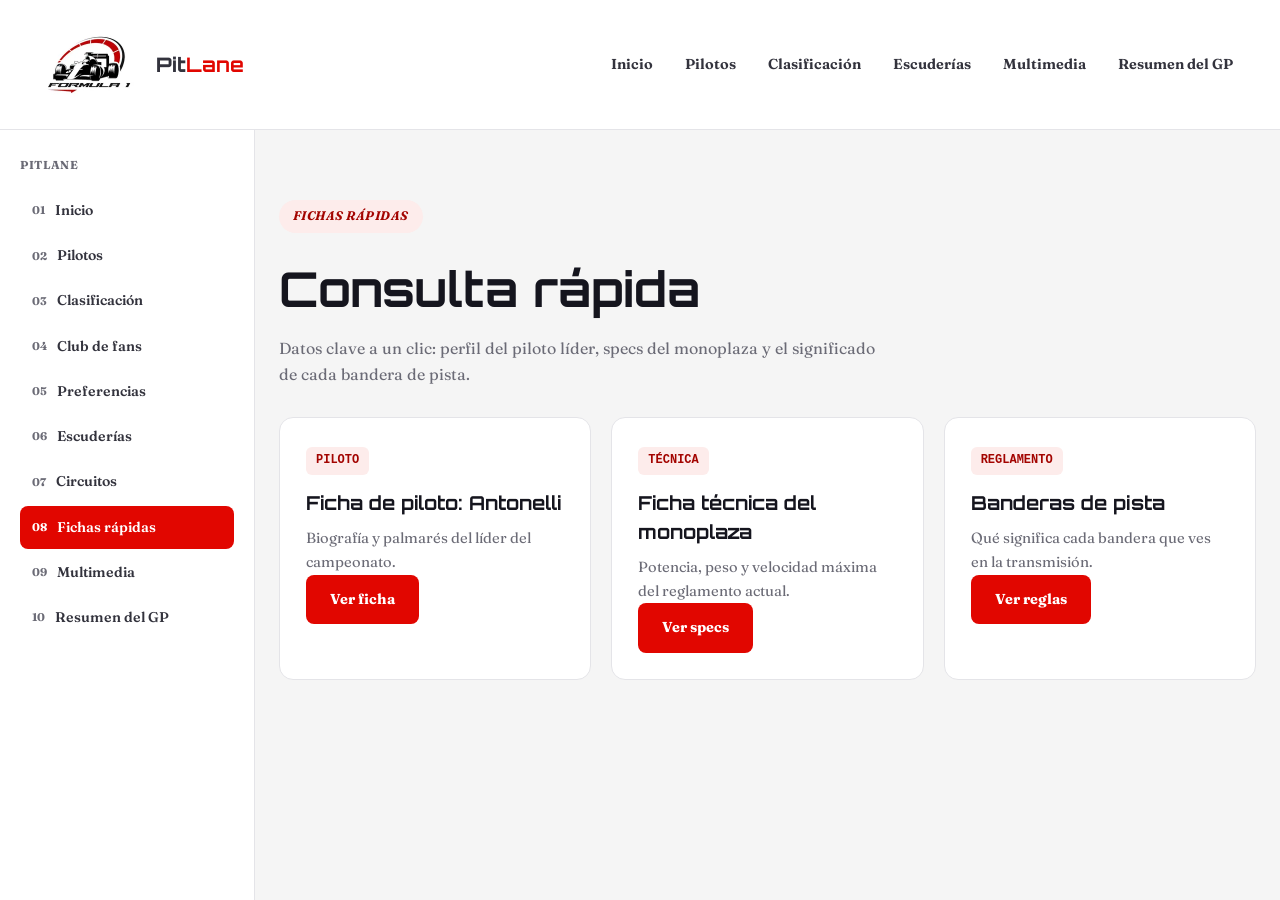
<file: fichas.html>
<!doctype html>
<!-- Página de fichas rápidas: piloto líder, monoplaza y banderas -->
<html lang="es">
  <head>
    <meta charset="UTF-8" />
    <meta name="viewport" content="width=device-width, initial-scale=1.0" />
    <title>Fichas rápidas | PitLane</title>
    <meta name="description" content="Fichas rápidas de Fórmula 1: perfil de Kimi Antonelli, datos técnicos del monoplaza 2026 y el significado de las banderas de pista." />
    <meta property="og:title" content="Fichas rápidas | PitLane" />
    <meta property="og:description" content="Fichas rápidas de Fórmula 1: perfil de Kimi Antonelli, datos técnicos del monoplaza 2026 y el significado de las banderas de pista." />
    <meta property="og:type" content="website" />
    <meta property="og:locale" content="es_CO" />
    <meta property="og:site_name" content="PitLane" />
    <link rel="icon" href="favicon.svg" type="image/svg+xml" />
    <link rel="preconnect" href="https://fonts.googleapis.com" />
    <link rel="preconnect" href="https://fonts.gstatic.com" crossorigin />
    <link href="https://fonts.googleapis.com/css2?family=Fraunces:ital,wght@0,600;1,500;1,600&amp;family=Orbitron:wght@700;800;900&amp;display=swap" rel="stylesheet" />
    <link rel="stylesheet" href="css/styles.css" />
    <script defer src="js/almacen.js"></script>
    <script defer src="js/menu.js"></script>
    <script defer src="js/favoritos.js"></script>
    <script defer src="js/modales.js"></script>
  </head>

  <body>
    <a class="saltar-contenido" href="#contenido">Saltar al contenido</a>

    <header class="topbar">
      <a href="index.html" class="logo">
        <img src="imagenes/logo.webp" alt="" class="logo-icono" width="220" height="220">
        <span>Pit<strong>Lane</strong></span>
      </a>

      <nav aria-label="Menú principal">
        <ul class="menu-superior">
          <li><a href="index.html">Inicio</a></li>
          <li><a href="pilotos.html">Pilotos</a></li>
          <li><a href="clasificacion.html">Clasificación</a></li>
          <li><a href="equipos.html">Escuderías</a></li>
          <li><a href="multimedia.html">Multimedia</a></li>
          <li><a href="resumen.html">Resumen del GP</a></li>
        </ul>
      </nav>

      <button class="menu-boton" type="button" aria-expanded="false" aria-controls="menu-lateral">
        <span class="menu-boton-icono" aria-hidden="true"><span></span><span></span><span></span></span>
        <span>Menú</span>
      </button>
    </header>

    <aside class="sidebar" id="menu-lateral">
      <nav aria-label="Secciones de PitLane">
        <div class="sidebar-grupo">
          <p class="sidebar-titulo">PITLANE</p>
          <a href="index.html"><span>01</span>Inicio</a>
          <a href="pilotos.html"><span>02</span>Pilotos</a>
          <a href="clasificacion.html"><span>03</span>Clasificación</a>
          <a href="club.html"><span>04</span>Club de fans</a>
          <a href="preferencias.html"><span>05</span>Preferencias</a>
          <a href="equipos.html"><span>06</span>Escuderías</a>
          <a href="circuitos.html"><span>07</span>Circuitos</a>
          <a href="fichas.html" class="activo" aria-current="page"><span>08</span>Fichas rápidas</a>
          <a href="multimedia.html"><span>09</span>Multimedia</a>
          <a href="resumen.html"><span>10</span>Resumen del GP</a>
        </div>
      </nav>
    </aside>

    <main class="main-content" id="contenido" tabindex="-1">
      <section class="seccion">
        <div class="contenedor">
          <span class="etiqueta-superior">FICHAS RÁPIDAS</span>
          <h1 class="titulo-pagina titulo-seccion con-subtitulo">Consulta rápida</h1>
          <p class="intro-seccion suave">
            Datos clave a un clic: perfil del piloto líder, specs del
            monoplaza y el significado de cada bandera de pista.
          </p>

          <div class="grid-tres-columnas">
            <article class="tarjeta">
              <span class="badge">PILOTO</span>
              <h2 class="h3">Ficha de piloto: Antonelli</h2>
              <p>Biografía y palmarés del líder del campeonato.</p>
              <a href="#modal-piloto" class="boton boton-principal">Ver ficha</a>
            </article>

            <article class="tarjeta">
              <span class="badge">TÉCNICA</span>
              <h2 class="h3">Ficha técnica del monoplaza</h2>
              <p>Potencia, peso y velocidad máxima del reglamento actual.</p>
              <a href="#modal-auto" class="boton boton-principal">Ver specs</a>
            </article>

            <article class="tarjeta">
              <span class="badge">REGLAMENTO</span>
              <h2 class="h3">Banderas de pista</h2>
              <p>Qué significa cada bandera que ves en la transmisión.</p>
              <a href="#modal-banderas" class="boton boton-principal">Ver reglas</a>
            </article>
          </div>
        </div>
      </section>

      <div id="modal-piloto" class="modal" role="dialog" aria-modal="true" aria-labelledby="modal-piloto-titulo">
        <a href="#cerrar" class="modal-fondo" tabindex="-1" aria-hidden="true"></a>
        <article class="modal-contenido">
          <header class="modal-header">
            <h3 id="modal-piloto-titulo">Kimi Antonelli</h3>
            <a href="#cerrar" class="modal-cerrar" aria-label="Cerrar ventana">&times;</a>
          </header>
          <div class="modal-body">
            <img src="imagenes/pilotos/antonelli.webp" alt="Kimi Antonelli" class="modal-foto" width="800" height="534" loading="lazy" decoding="async">
            <p>Piloto italiano de Mercedes, líder del Campeonato de Pilotos
            2026, buscando su primer título mundial en su segunda temporada
            en la parrilla.</p>
            <div class="tabla-contenedor">
              <table>
                <tbody>
                  <tr><td>Nacionalidad</td><td>Italia</td></tr>
                  <tr><td>Escudería</td><td>Mercedes</td></tr>
                  <tr><td>Puntos 2026</td><td>242</td></tr>
                  <tr><td>Victorias</td><td>6</td></tr>
                  <tr><td>Poles</td><td>6</td></tr>
                  <tr><td>Podios</td><td>10</td></tr>
                </tbody>
              </table>
            </div>
          </div>
          <footer class="modal-footer">
            <a href="#cerrar" class="boton boton-secundario">Cerrar</a>
          </footer>
        </article>
      </div>

      <div id="modal-auto" class="modal" role="dialog" aria-modal="true" aria-labelledby="modal-auto-titulo">
        <a href="#cerrar" class="modal-fondo" tabindex="-1" aria-hidden="true"></a>
        <article class="modal-contenido">
          <header class="modal-header">
            <h3 id="modal-auto-titulo">Ficha técnica: monoplaza 2026</h3>
            <a href="#cerrar" class="modal-cerrar" aria-label="Cerrar ventana">&times;</a>
          </header>
          <div class="modal-body">
            <p>Los datos clave del monoplaza bajo el reglamento técnico
            vigente de la Fórmula 1.</p>
            <div class="tabla-contenedor">
              <table>
                <tbody>
                  <tr><td>Potencia combinada</td><td>~1000 CV</td></tr>
                  <tr><td>Peso mínimo</td><td>798 kg</td></tr>
                  <tr><td>Velocidad máxima</td><td>~360 km/h</td></tr>
                  <tr><td>0-100 km/h</td><td>&lt; 2.6 s</td></tr>
                </tbody>
              </table>
            </div>
          </div>
          <footer class="modal-footer">
            <a href="#cerrar" class="boton boton-secundario">Cerrar</a>
          </footer>
        </article>
      </div>

      <div id="modal-banderas" class="modal" role="dialog" aria-modal="true" aria-labelledby="modal-banderas-titulo">
        <a href="#cerrar" class="modal-fondo" tabindex="-1" aria-hidden="true"></a>
        <article class="modal-contenido">
          <header class="modal-header">
            <h3 id="modal-banderas-titulo">Banderas de pista</h3>
            <a href="#cerrar" class="modal-cerrar" aria-label="Cerrar ventana">&times;</a>
          </header>
          <div class="modal-body">
            <div class="lista-banderas">
              <div class="bandera-fila">
                <span class="bandera-color bandera-amarilla" aria-hidden="true"></span>
                <p><strong>Amarilla:</strong> peligro en pista, prohibido adelantar.</p>
              </div>
              <div class="bandera-fila">
                <span class="bandera-color bandera-verde" aria-hidden="true"></span>
                <p><strong>Verde:</strong> pista despejada, se reanuda el ritmo normal.</p>
              </div>
              <div class="bandera-fila">
                <span class="bandera-color bandera-azul" aria-hidden="true"></span>
                <p><strong>Azul:</strong> un coche más rápido se acerca, cede el paso.</p>
              </div>
              <div class="bandera-fila">
                <span class="bandera-color bandera-roja" aria-hidden="true"></span>
                <p><strong>Roja:</strong> sesión detenida por completo.</p>
              </div>
              <div class="bandera-fila">
                <span class="bandera-color bandera-cuadros" aria-hidden="true"></span>
                <p><strong>A cuadros:</strong> fin de la sesión o la carrera.</p>
              </div>
            </div>
          </div>
          <footer class="modal-footer">
            <a href="#cerrar" class="boton boton-secundario">Cerrar</a>
          </footer>
        </article>
      </div>
    </main>
  </body>
</html>
</file>
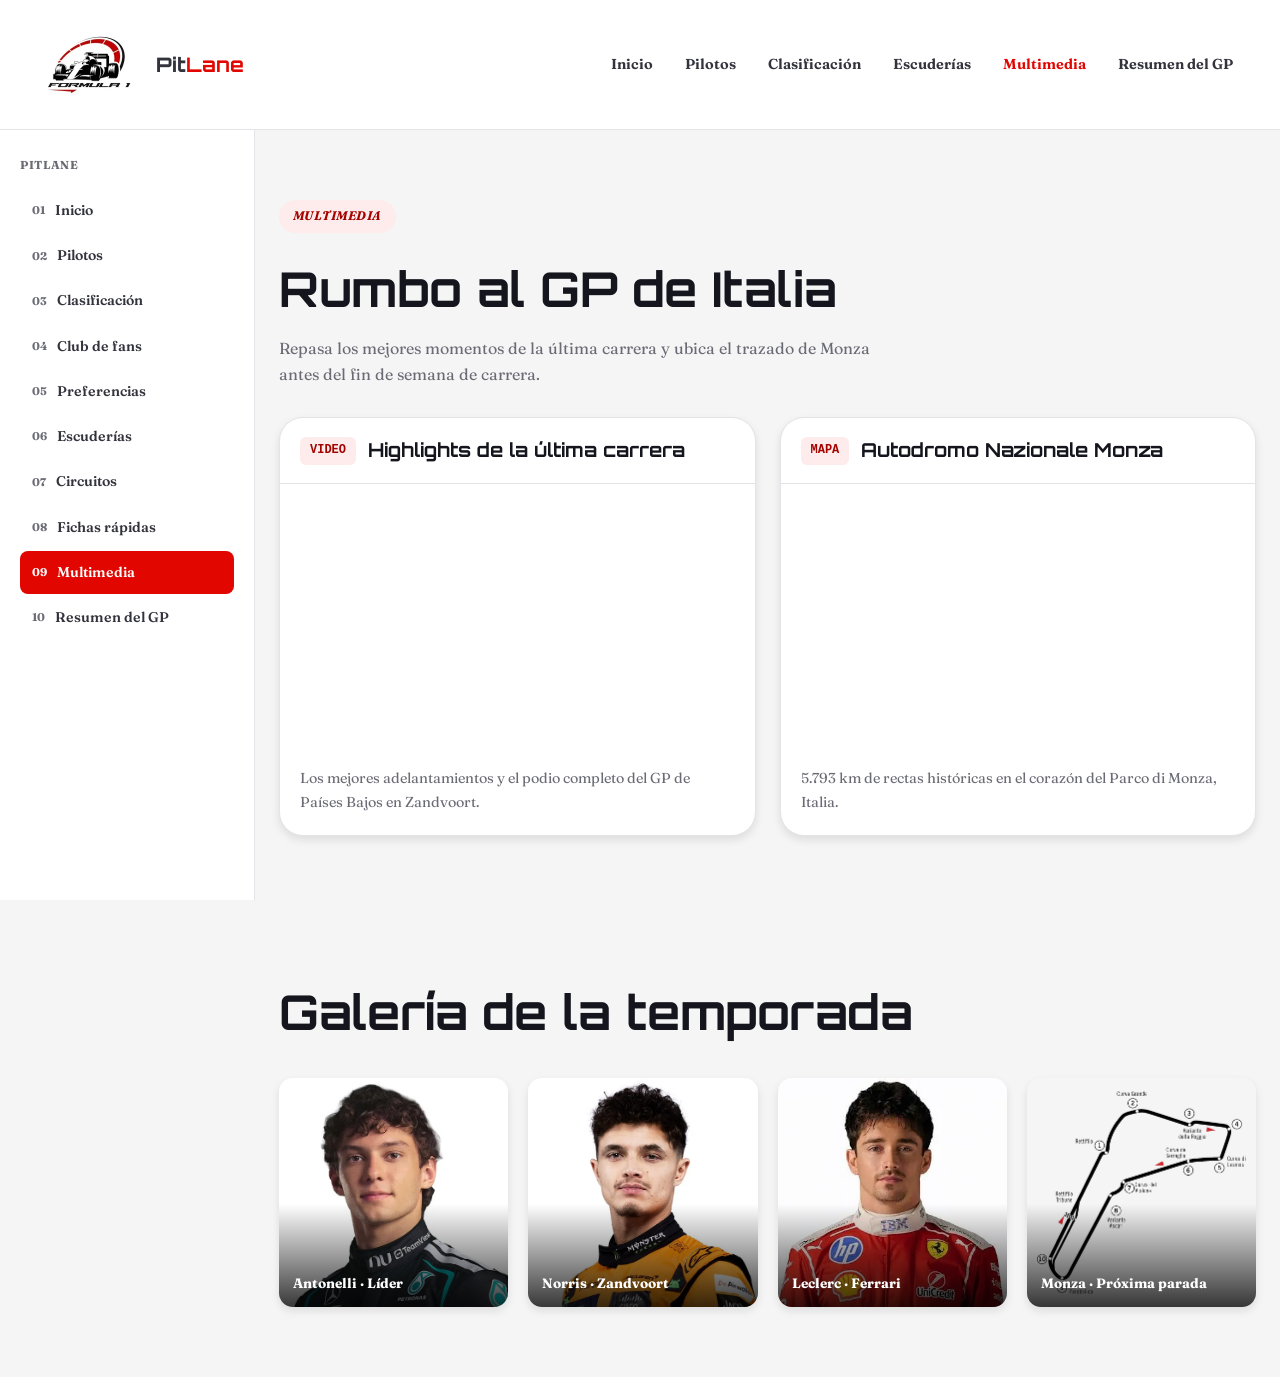
<file: multimedia.html>
<!doctype html>
<!-- Página con videos e información multimedia de F1 -->
<html lang="es">
  <head>
    <meta charset="UTF-8" />
    <meta name="viewport" content="width=device-width, initial-scale=1.0" />
    <title>Multimedia | PitLane</title>
    <meta name="description" content="Highlights del GP de Países Bajos, mapa del Autodromo Nazionale Monza y galería de la temporada 2026 de Fórmula 1." />
    <meta property="og:title" content="Multimedia | PitLane" />
    <meta property="og:description" content="Highlights del GP de Países Bajos, mapa del Autodromo Nazionale Monza y galería de la temporada 2026 de Fórmula 1." />
    <meta property="og:type" content="website" />
    <meta property="og:locale" content="es_CO" />
    <meta property="og:site_name" content="PitLane" />
    <link rel="icon" href="favicon.svg" type="image/svg+xml" />
    <link rel="preconnect" href="https://fonts.googleapis.com" />
    <link rel="preconnect" href="https://fonts.gstatic.com" crossorigin />
    <link href="https://fonts.googleapis.com/css2?family=Fraunces:ital,wght@0,600;1,500;1,600&amp;family=Orbitron:wght@700;800;900&amp;display=swap" rel="stylesheet" />
    <link rel="stylesheet" href="css/styles.css" />
    <script defer src="js/almacen.js"></script>
    <script defer src="js/menu.js"></script>
    <script defer src="js/favoritos.js"></script>
  </head>

  <body>
    <a class="saltar-contenido" href="#contenido">Saltar al contenido</a>

    <header class="topbar">
      <a href="index.html" class="logo">
        <img src="imagenes/logo.webp" alt="" class="logo-icono" width="220" height="220">
        <span>Pit<strong>Lane</strong></span>
      </a>

      <nav aria-label="Menú principal">
        <ul class="menu-superior">
          <li><a href="index.html">Inicio</a></li>
          <li><a href="pilotos.html">Pilotos</a></li>
          <li><a href="clasificacion.html">Clasificación</a></li>
          <li><a href="equipos.html">Escuderías</a></li>
          <li><a href="multimedia.html" aria-current="page">Multimedia</a></li>
          <li><a href="resumen.html">Resumen del GP</a></li>
        </ul>
      </nav>

      <button class="menu-boton" type="button" aria-expanded="false" aria-controls="menu-lateral">
        <span class="menu-boton-icono" aria-hidden="true"><span></span><span></span><span></span></span>
        <span>Menú</span>
      </button>
    </header>

    <aside class="sidebar" id="menu-lateral">
      <nav aria-label="Secciones de PitLane">
        <div class="sidebar-grupo">
          <p class="sidebar-titulo">PITLANE</p>
          <a href="index.html"><span>01</span>Inicio</a>
          <a href="pilotos.html"><span>02</span>Pilotos</a>
          <a href="clasificacion.html"><span>03</span>Clasificación</a>
          <a href="club.html"><span>04</span>Club de fans</a>
          <a href="preferencias.html"><span>05</span>Preferencias</a>
          <a href="equipos.html"><span>06</span>Escuderías</a>
          <a href="circuitos.html"><span>07</span>Circuitos</a>
          <a href="fichas.html"><span>08</span>Fichas rápidas</a>
          <a href="multimedia.html" class="activo" aria-current="page"><span>09</span>Multimedia</a>
          <a href="resumen.html"><span>10</span>Resumen del GP</a>
        </div>
      </nav>
    </aside>

    <main class="main-content" id="contenido" tabindex="-1">
      <section class="seccion">
        <div class="contenedor">
          <span class="etiqueta-superior">MULTIMEDIA</span>
          <h1 class="titulo-pagina titulo-seccion con-subtitulo">Rumbo al GP de Italia</h1>
          <p class="intro-seccion suave">
            Repasa los mejores momentos de la última carrera y ubica el
            trazado de Monza antes del fin de semana de carrera.
          </p>

          <div class="multimedia-grid">
            <article class="embed-card">
              <div class="embed-card-header">
                <span class="badge">VIDEO</span>
                <h2 class="h3">Highlights de la última carrera</h2>
              </div>
              <div class="embed-frame">
                <iframe src="https://www.youtube.com/embed/3OMLs3yI-KE?si=WcxIWTa-vvimYMwY" title="Video: highlights del GP de Países Bajos" loading="lazy" allow="accelerometer; autoplay; clipboard-write; encrypted-media; gyroscope; picture-in-picture; web-share" referrerpolicy="strict-origin-when-cross-origin" allowfullscreen></iframe>
              </div>
              <p class="embed-caption">Los mejores adelantamientos y el podio completo del GP de Países Bajos en Zandvoort.</p>
            </article>

            <article class="embed-card">
              <div class="embed-card-header">
                <span class="badge">MAPA</span>
                <h2 class="h3">Autodromo Nazionale Monza</h2>
              </div>
              <div class="embed-frame">
                <iframe
                  src="https://www.google.com/maps?q=Autodromo+Nazionale+Monza,Italia&amp;output=embed"
                  title="Mapa del circuito de Monza"
                  loading="lazy"
                ></iframe>
              </div>
              <p class="embed-caption">5.793 km de rectas históricas en el corazón del Parco di Monza, Italia.</p>
            </article>
          </div>
        </div>
      </section>

      <section class="seccion">
        <div class="contenedor">
          <h2 class="titulo-seccion">Galería de la temporada</h2>

          <div class="galeria-multimedia">
            <div class="galeria-item">
              <img src="imagenes/pilotos/antonelli.webp" alt="Kimi Antonelli" width="800" height="534" loading="lazy" decoding="async">
              <span>Antonelli · Líder</span>
            </div>
            <div class="galeria-item">
              <img src="imagenes/pilotos/norris.webp" alt="Lando Norris" width="800" height="535" loading="lazy" decoding="async">
              <span>Norris · Zandvoort</span>
            </div>
            <div class="galeria-item">
              <img src="imagenes/pilotos/leclerc.webp" alt="Charles Leclerc" width="547" height="365" loading="lazy" decoding="async">
              <span>Leclerc · Ferrari</span>
            </div>
            <div class="galeria-item">
              <img src="imagenes/circuitos/monza.webp" alt="Circuito de Monza" width="459" height="459" loading="lazy" decoding="async">
              <span>Monza · Próxima parada</span>
            </div>
          </div>
        </div>
      </section>
    </main>
  </body>
</html>
</file>
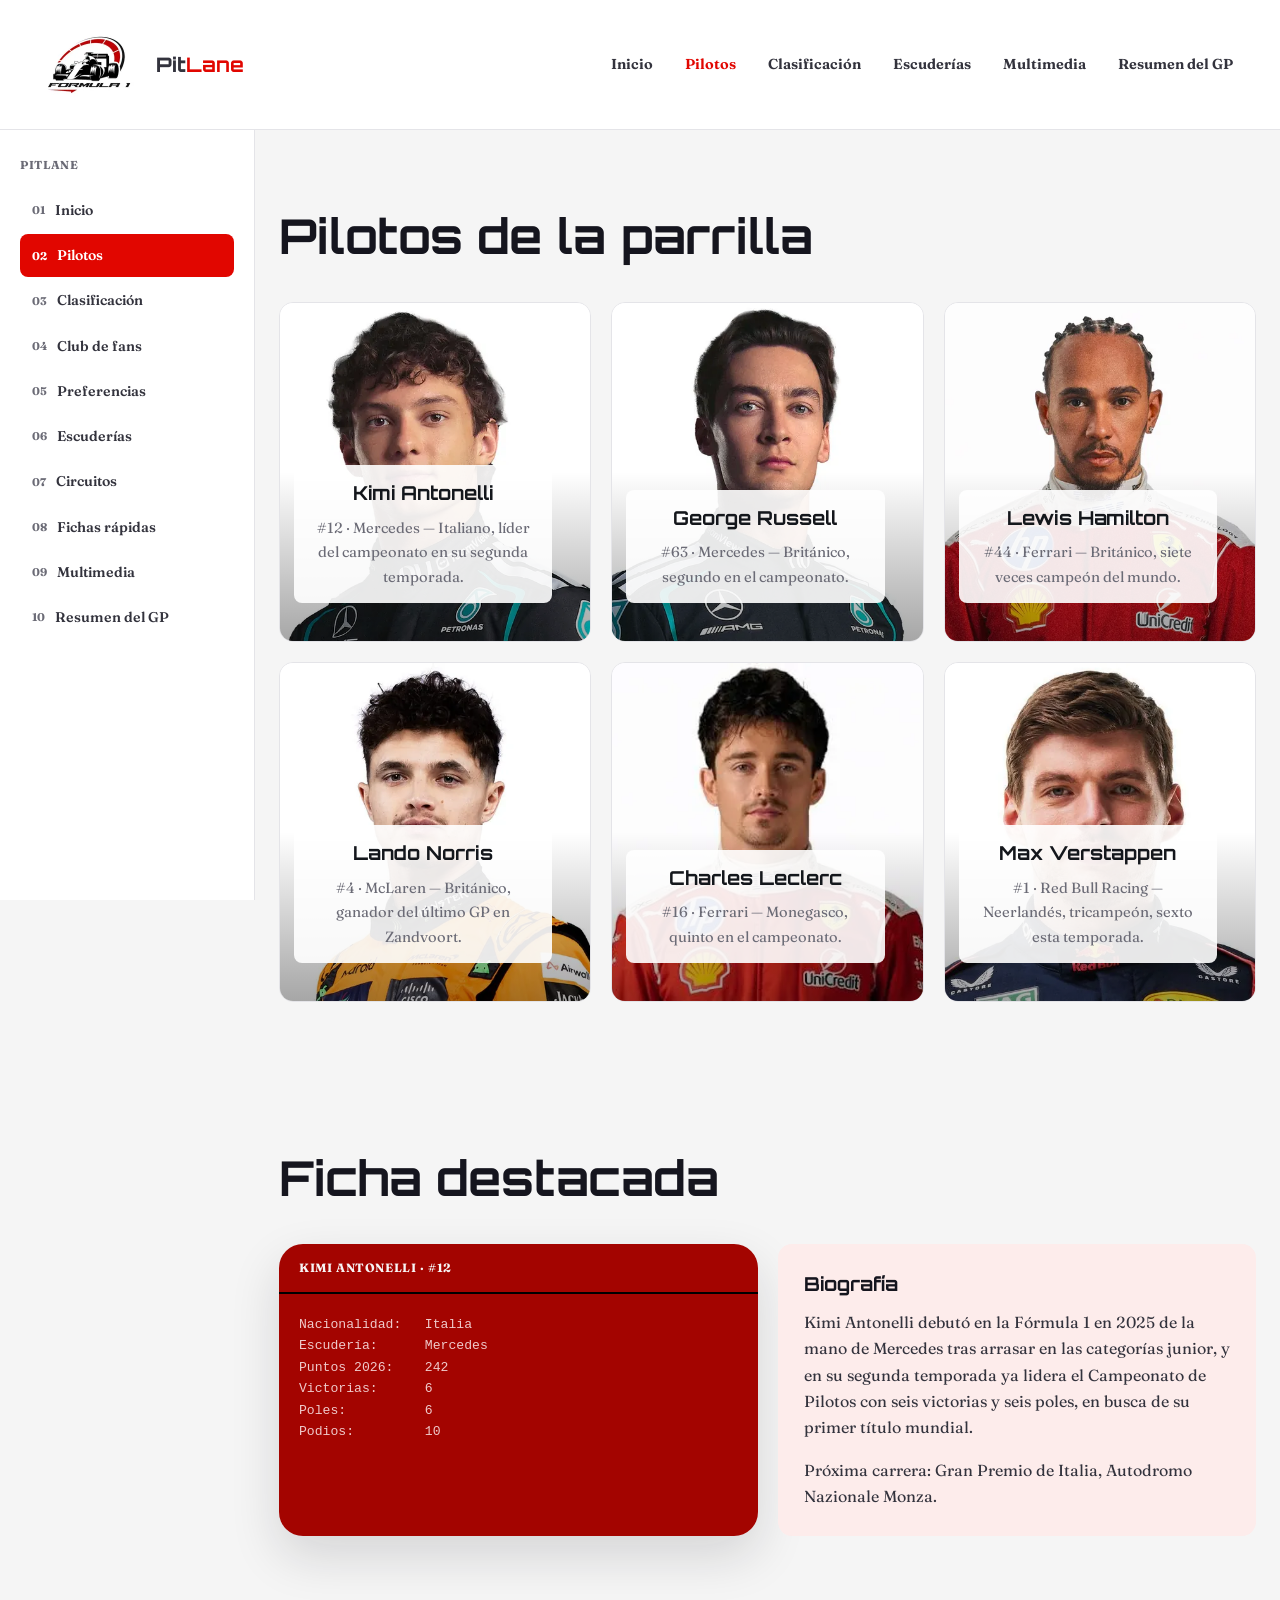
<file: pilotos.html>
<!doctype html>
<!-- Página de listado de pilotos de la Fórmula 1 -->
<html lang="es">
  <head>
    <meta charset="UTF-8" />
    <meta name="viewport" content="width=device-width, initial-scale=1.0" />
    <title>Pilotos | PitLane</title>
    <meta name="description" content="Pilotos de la parrilla 2026 de Fórmula 1: Antonelli, Russell, Hamilton, Norris, Leclerc y Verstappen, con la ficha del líder del campeonato." />
    <meta property="og:title" content="Pilotos | PitLane" />
    <meta property="og:description" content="Pilotos de la parrilla 2026 de Fórmula 1: Antonelli, Russell, Hamilton, Norris, Leclerc y Verstappen, con la ficha del líder del campeonato." />
    <meta property="og:type" content="website" />
    <meta property="og:locale" content="es_CO" />
    <meta property="og:site_name" content="PitLane" />
    <link rel="icon" href="favicon.svg" type="image/svg+xml" />
    <link rel="preconnect" href="https://fonts.googleapis.com" />
    <link rel="preconnect" href="https://fonts.gstatic.com" crossorigin />
    <link href="https://fonts.googleapis.com/css2?family=Fraunces:ital,wght@0,600;1,500;1,600&amp;family=Orbitron:wght@700;800;900&amp;display=swap" rel="stylesheet" />
    <link rel="stylesheet" href="css/styles.css" />
    <script defer src="js/almacen.js"></script>
    <script defer src="js/menu.js"></script>
    <script defer src="js/favoritos.js"></script>
  </head>

  <body>
    <a class="saltar-contenido" href="#contenido">Saltar al contenido</a>

    <header class="topbar">
      <a href="index.html" class="logo">
        <img src="imagenes/logo.webp" alt="" class="logo-icono" width="220" height="220">
        <span>Pit<strong>Lane</strong></span>
      </a>

      <nav aria-label="Menú principal">
        <ul class="menu-superior">
          <li><a href="index.html">Inicio</a></li>
          <li><a href="pilotos.html" aria-current="page">Pilotos</a></li>
          <li><a href="clasificacion.html">Clasificación</a></li>
          <li><a href="equipos.html">Escuderías</a></li>
          <li><a href="multimedia.html">Multimedia</a></li>
          <li><a href="resumen.html">Resumen del GP</a></li>
        </ul>
      </nav>

      <button class="menu-boton" type="button" aria-expanded="false" aria-controls="menu-lateral">
        <span class="menu-boton-icono" aria-hidden="true"><span></span><span></span><span></span></span>
        <span>Menú</span>
      </button>
    </header>

    <aside class="sidebar" id="menu-lateral">
      <nav aria-label="Secciones de PitLane">
        <div class="sidebar-grupo">
          <p class="sidebar-titulo">PITLANE</p>
          <a href="index.html"><span>01</span>Inicio</a>
          <a href="pilotos.html" class="activo" aria-current="page"><span>02</span>Pilotos</a>
          <a href="clasificacion.html"><span>03</span>Clasificación</a>
          <a href="club.html"><span>04</span>Club de fans</a>
          <a href="preferencias.html"><span>05</span>Preferencias</a>
          <a href="equipos.html"><span>06</span>Escuderías</a>
          <a href="circuitos.html"><span>07</span>Circuitos</a>
          <a href="fichas.html"><span>08</span>Fichas rápidas</a>
          <a href="multimedia.html"><span>09</span>Multimedia</a>
          <a href="resumen.html"><span>10</span>Resumen del GP</a>
        </div>
      </nav>
    </aside>

    <main class="main-content" id="contenido" tabindex="-1">
      <section class="seccion">
        <div class="contenedor">
          <h1 class="titulo-pagina titulo-seccion">Pilotos de la parrilla</h1>

          <div class="grid-tres-columnas">
            <article class="tarjeta tarjeta-imagen piloto-tarjeta" data-piloto="antonelli">
              <img src="imagenes/pilotos/antonelli.webp" alt="Kimi Antonelli" class="tarjeta-fondo" width="800" height="534" decoding="async">
              <div class="piloto-texto">
                <h2 class="h3">Kimi Antonelli</h2>
                <p>#12 · Mercedes — Italiano, líder del campeonato en su segunda temporada.</p>
              </div>
            </article>

            <article class="tarjeta tarjeta-imagen piloto-tarjeta" data-piloto="russell">
              <img src="imagenes/pilotos/russell.webp" alt="George Russell" class="tarjeta-fondo" width="800" height="533" decoding="async">
              <div class="piloto-texto">
                <h2 class="h3">George Russell</h2>
                <p>#63 · Mercedes — Británico, segundo en el campeonato.</p>
              </div>
            </article>

            <article class="tarjeta tarjeta-imagen piloto-tarjeta" data-piloto="hamilton">
              <img src="imagenes/pilotos/hamilton.webp" alt="Lewis Hamilton" class="tarjeta-fondo" width="800" height="533" decoding="async">
              <div class="piloto-texto">
                <h2 class="h3">Lewis Hamilton</h2>
                <p>#44 · Ferrari — Británico, siete veces campeón del mundo.</p>
              </div>
            </article>

            <article class="tarjeta tarjeta-imagen piloto-tarjeta" data-piloto="norris">
              <img src="imagenes/pilotos/norris.webp" alt="Lando Norris" class="tarjeta-fondo" width="800" height="535" loading="lazy" decoding="async">
              <div class="piloto-texto">
                <h2 class="h3">Lando Norris</h2>
                <p>#4 · McLaren — Británico, ganador del último GP en Zandvoort.</p>
              </div>
            </article>

            <article class="tarjeta tarjeta-imagen piloto-tarjeta" data-piloto="leclerc">
              <img src="imagenes/pilotos/leclerc.webp" alt="Charles Leclerc" class="tarjeta-fondo" width="547" height="365" loading="lazy" decoding="async">
              <div class="piloto-texto">
                <h2 class="h3">Charles Leclerc</h2>
                <p>#16 · Ferrari — Monegasco, quinto en el campeonato.</p>
              </div>
            </article>

            <article class="tarjeta tarjeta-imagen piloto-tarjeta" data-piloto="verstappen">
              <img src="imagenes/pilotos/verstappen.webp" alt="Max Verstappen" class="tarjeta-fondo" width="800" height="533" loading="lazy" decoding="async">
              <div class="piloto-texto">
                <h2 class="h3">Max Verstappen</h2>
                <p>#1 · Red Bull Racing — Neerlandés, tricampeón, sexto esta temporada.</p>
              </div>
            </article>
          </div>
        </div>
      </section>

      <section class="seccion">
        <div class="contenedor">
          <h2 class="titulo-seccion">Ficha destacada</h2>

          <div class="grid-dos-columnas">
            <article class="codigo" aria-labelledby="titulo-ficha-antonelli">
              <header id="titulo-ficha-antonelli">KIMI ANTONELLI · #12</header>
              <pre><code>Nacionalidad:   Italia
Escudería:      Mercedes
Puntos 2026:    242
Victorias:      6
Poles:          6
Podios:         10</code></pre>
            </article>

            <div class="caja-info">
              <h3>Biografía</h3>
              <p>
                Kimi Antonelli debutó en la Fórmula 1 en 2025 de la mano de
                Mercedes tras arrasar en las categorías junior, y en su
                segunda temporada ya lidera el Campeonato de Pilotos con
                seis victorias y seis poles, en busca de su primer título
                mundial.
              </p>
              <p>
                Próxima carrera: Gran Premio de Italia, Autodromo Nazionale
                Monza.
              </p>
            </div>
          </div>
        </div>
      </section>
    </main>
  </body>
</html>
</file>
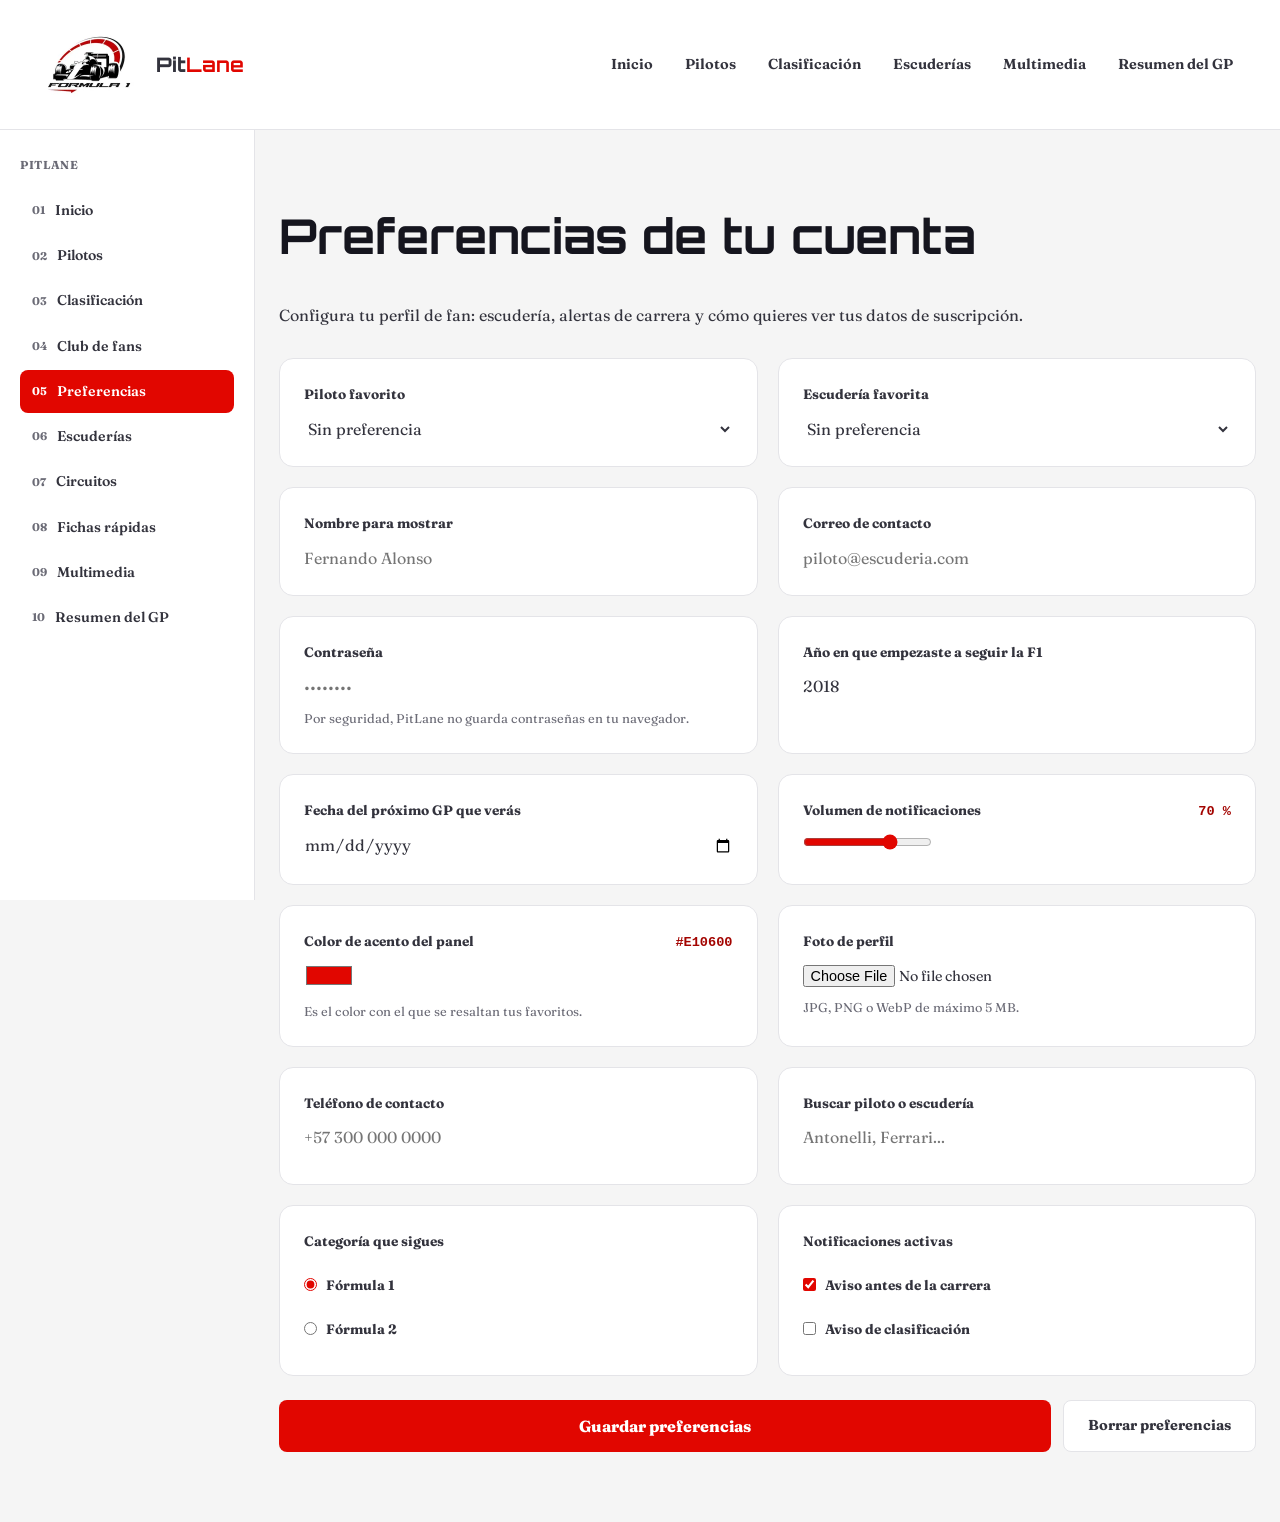
<file: preferencias.html>
<!doctype html>
<!-- Página de preferencias del perfil de fan -->
<html lang="es">
  <head>
    <meta charset="UTF-8" />
    <meta name="viewport" content="width=device-width, initial-scale=1.0" />
    <title>Preferencias | PitLane</title>
    <meta name="description" content="Configura tu perfil de fan en PitLane: piloto y escudería favoritos, alertas de carrera y datos de contacto, guardados en tu navegador." />
    <meta property="og:title" content="Preferencias | PitLane" />
    <meta property="og:description" content="Configura tu perfil de fan en PitLane: piloto y escudería favoritos, alertas de carrera y datos de contacto, guardados en tu navegador." />
    <meta property="og:type" content="website" />
    <meta property="og:locale" content="es_CO" />
    <meta property="og:site_name" content="PitLane" />
    <link rel="icon" href="favicon.svg" type="image/svg+xml" />
    <link rel="preconnect" href="https://fonts.googleapis.com" />
    <link rel="preconnect" href="https://fonts.gstatic.com" crossorigin />
    <link href="https://fonts.googleapis.com/css2?family=Fraunces:ital,wght@0,600;1,500;1,600&amp;family=Orbitron:wght@700;800;900&amp;display=swap" rel="stylesheet" />
    <link rel="stylesheet" href="css/styles.css" />
    <script defer src="js/almacen.js"></script>
    <script defer src="js/menu.js"></script>
    <script defer src="js/favoritos.js"></script>
    <script defer src="js/validacion.js"></script>
    <script defer src="js/preferencias.js"></script>
  </head>

  <body>
    <a class="saltar-contenido" href="#contenido">Saltar al contenido</a>

    <header class="topbar">
      <a href="index.html" class="logo">
        <img src="imagenes/logo.webp" alt="" class="logo-icono" width="220" height="220">
        <span>Pit<strong>Lane</strong></span>
      </a>

      <nav aria-label="Menú principal">
        <ul class="menu-superior">
          <li><a href="index.html">Inicio</a></li>
          <li><a href="pilotos.html">Pilotos</a></li>
          <li><a href="clasificacion.html">Clasificación</a></li>
          <li><a href="equipos.html">Escuderías</a></li>
          <li><a href="multimedia.html">Multimedia</a></li>
          <li><a href="resumen.html">Resumen del GP</a></li>
        </ul>
      </nav>

      <button class="menu-boton" type="button" aria-expanded="false" aria-controls="menu-lateral">
        <span class="menu-boton-icono" aria-hidden="true"><span></span><span></span><span></span></span>
        <span>Menú</span>
      </button>
    </header>

    <aside class="sidebar" id="menu-lateral">
      <nav aria-label="Secciones de PitLane">
        <div class="sidebar-grupo">
          <p class="sidebar-titulo">PITLANE</p>
          <a href="index.html"><span>01</span>Inicio</a>
          <a href="pilotos.html"><span>02</span>Pilotos</a>
          <a href="clasificacion.html"><span>03</span>Clasificación</a>
          <a href="club.html"><span>04</span>Club de fans</a>
          <a href="preferencias.html" class="activo" aria-current="page"><span>05</span>Preferencias</a>
          <a href="equipos.html"><span>06</span>Escuderías</a>
          <a href="circuitos.html"><span>07</span>Circuitos</a>
          <a href="fichas.html"><span>08</span>Fichas rápidas</a>
          <a href="multimedia.html"><span>09</span>Multimedia</a>
          <a href="resumen.html"><span>10</span>Resumen del GP</a>
        </div>
      </nav>
    </aside>

    <main class="main-content" id="contenido" tabindex="-1">
      <section class="seccion">
        <div class="contenedor">
          <h1 class="titulo-pagina titulo-seccion">Preferencias de tu cuenta</h1>

          <p class="intro-seccion">
            Configura tu perfil de fan: escudería, alertas de carrera y cómo
            quieres ver tus datos de suscripción.
          </p>

          <form id="form-preferencias">
            <div class="catalogo-inputs">
              <div class="input-card">
                <label for="pref-piloto">Piloto favorito</label>
                <select id="pref-piloto" name="piloto">
                  <option value="">Sin preferencia</option>
                  <option value="antonelli" data-escuderia="Mercedes">Kimi Antonelli</option>
                  <option value="russell" data-escuderia="Mercedes">George Russell</option>
                  <option value="hamilton" data-escuderia="Ferrari">Lewis Hamilton</option>
                  <option value="norris" data-escuderia="McLaren">Lando Norris</option>
                  <option value="leclerc" data-escuderia="Ferrari">Charles Leclerc</option>
                  <option value="verstappen" data-escuderia="Red Bull Racing">Max Verstappen</option>
                </select>
              </div>

              <div class="input-card">
                <label for="pref-escuderia">Escudería favorita</label>
                <select id="pref-escuderia" name="escuderia">
                  <option value="">Sin preferencia</option>
                  <option value="mercedes">Mercedes</option>
                  <option value="ferrari">Scuderia Ferrari</option>
                  <option value="mclaren">McLaren</option>
                  <option value="redbull">Red Bull Racing</option>
                  <option value="williams">Williams</option>
                  <option value="astonmartin">Aston Martin</option>
                  <option value="racingbulls">Racing Bulls</option>
                  <option value="alpine">Alpine</option>
                  <option value="haas">Haas</option>
                  <option value="audi">Audi (Sauber)</option>
                  <option value="cadillac">Cadillac</option>
                </select>
              </div>

              <div class="input-card">
                <label for="pref-nombre">Nombre para mostrar</label>
                <input type="text" id="pref-nombre" name="nombre" placeholder="Fernando Alonso" autocomplete="nickname" maxlength="40" />
              </div>

              <div class="input-card">
                <label for="pref-correo">Correo de contacto</label>
                <input type="email" id="pref-correo" name="correo" placeholder="piloto@escuderia.com" autocomplete="email" maxlength="120" />
              </div>

              <div class="input-card">
                <label for="pref-contrasena">Contraseña</label>
                <input type="password" id="pref-contrasena" name="contrasena" placeholder="••••••••" autocomplete="new-password" aria-describedby="pref-contrasena-nota" />
                <p class="nota-campo" id="pref-contrasena-nota">Por seguridad, PitLane no guarda contraseñas en tu navegador.</p>
              </div>

              <div class="input-card">
                <label for="pref-anio">Año en que empezaste a seguir la F1</label>
                <input type="number" id="pref-anio" name="anio" min="1950" max="2026" step="1" value="2018" inputmode="numeric" />
              </div>

              <div class="input-card">
                <label for="pref-fecha">Fecha del próximo GP que verás</label>
                <input type="date" id="pref-fecha" name="fecha" />
              </div>

              <div class="input-card">
                <div class="etiqueta-con-valor">
                  <label for="pref-volumen">Volumen de notificaciones</label>
                  <output class="valor-rango" id="pref-volumen-valor" for="pref-volumen">70 %</output>
                </div>
                <input type="range" id="pref-volumen" name="volumen" min="0" max="100" value="70" />
              </div>

              <div class="input-card">
                <div class="etiqueta-con-valor">
                  <label for="pref-color">Color de acento del panel</label>
                  <output class="valor-rango" id="pref-color-valor" for="pref-color">#E10600</output>
                </div>
                <input type="color" id="pref-color" name="color" value="#e10600" aria-describedby="pref-color-nota" />
                <p class="nota-campo" id="pref-color-nota">Es el color con el que se resaltan tus favoritos.</p>
              </div>

              <div class="input-card">
                <label for="pref-foto">Foto de perfil</label>
                <input type="file" id="pref-foto" name="foto" accept="image/jpeg, image/png, image/webp" aria-describedby="pref-foto-nota" />
                <p class="nota-campo" id="pref-foto-nota">JPG, PNG o WebP de máximo 5 MB.</p>
                <div class="foto-vista" id="pref-foto-vista" hidden>
                  <img id="pref-foto-imagen" alt="Vista previa de tu foto de perfil" width="64" height="64">
                  <button type="button" class="boton-texto" id="pref-foto-quitar">Quitar foto</button>
                </div>
              </div>

              <div class="input-card">
                <label for="pref-telefono">Teléfono de contacto</label>
                <input type="tel" id="pref-telefono" name="telefono" placeholder="+57 300 000 0000" autocomplete="tel" maxlength="20" />
              </div>

              <div class="input-card">
                <label for="pref-buscar">Buscar piloto o escudería</label>
                <input type="search" id="pref-buscar" name="buscar" placeholder="Antonelli, Ferrari..." autocomplete="off" aria-describedby="pref-buscar-estado" aria-controls="pref-buscar-resultados" />
                <p class="busqueda-estado" id="pref-buscar-estado" aria-live="polite"></p>
                <ul class="resultados-busqueda" id="pref-buscar-resultados" aria-label="Resultados de la búsqueda"></ul>
              </div>

              <div class="input-card" role="group" aria-labelledby="pref-categoria-titulo">
                <span class="etiqueta-grupo" id="pref-categoria-titulo">Categoría que sigues</span>
                <div class="opcion">
                  <input type="radio" name="categoria" id="f1" value="f1" checked />
                  <label for="f1">Fórmula 1</label>
                </div>
                <div class="opcion">
                  <input type="radio" name="categoria" id="f2" value="f2" />
                  <label for="f2">Fórmula 2</label>
                </div>
              </div>

              <div class="input-card" role="group" aria-labelledby="pref-avisos-titulo">
                <span class="etiqueta-grupo" id="pref-avisos-titulo">Notificaciones activas</span>
                <div class="opcion">
                  <input type="checkbox" id="noti-carrera" name="avisoCarrera" checked />
                  <label for="noti-carrera">Aviso antes de la carrera</label>
                </div>
                <div class="opcion">
                  <input type="checkbox" id="noti-clasi" name="avisoClasificacion" />
                  <label for="noti-clasi">Aviso de clasificación</label>
                </div>
              </div>
            </div>

            <div class="acciones-preferencias">
              <button type="submit" class="boton-formulario">Guardar preferencias</button>
              <button type="button" class="boton boton-secundario" id="pref-restablecer">Borrar preferencias</button>
            </div>

            <div class="estado-formulario" id="pref-estado" role="status"></div>
          </form>
        </div>
      </section>
    </main>
  </body>
</html>
</file>
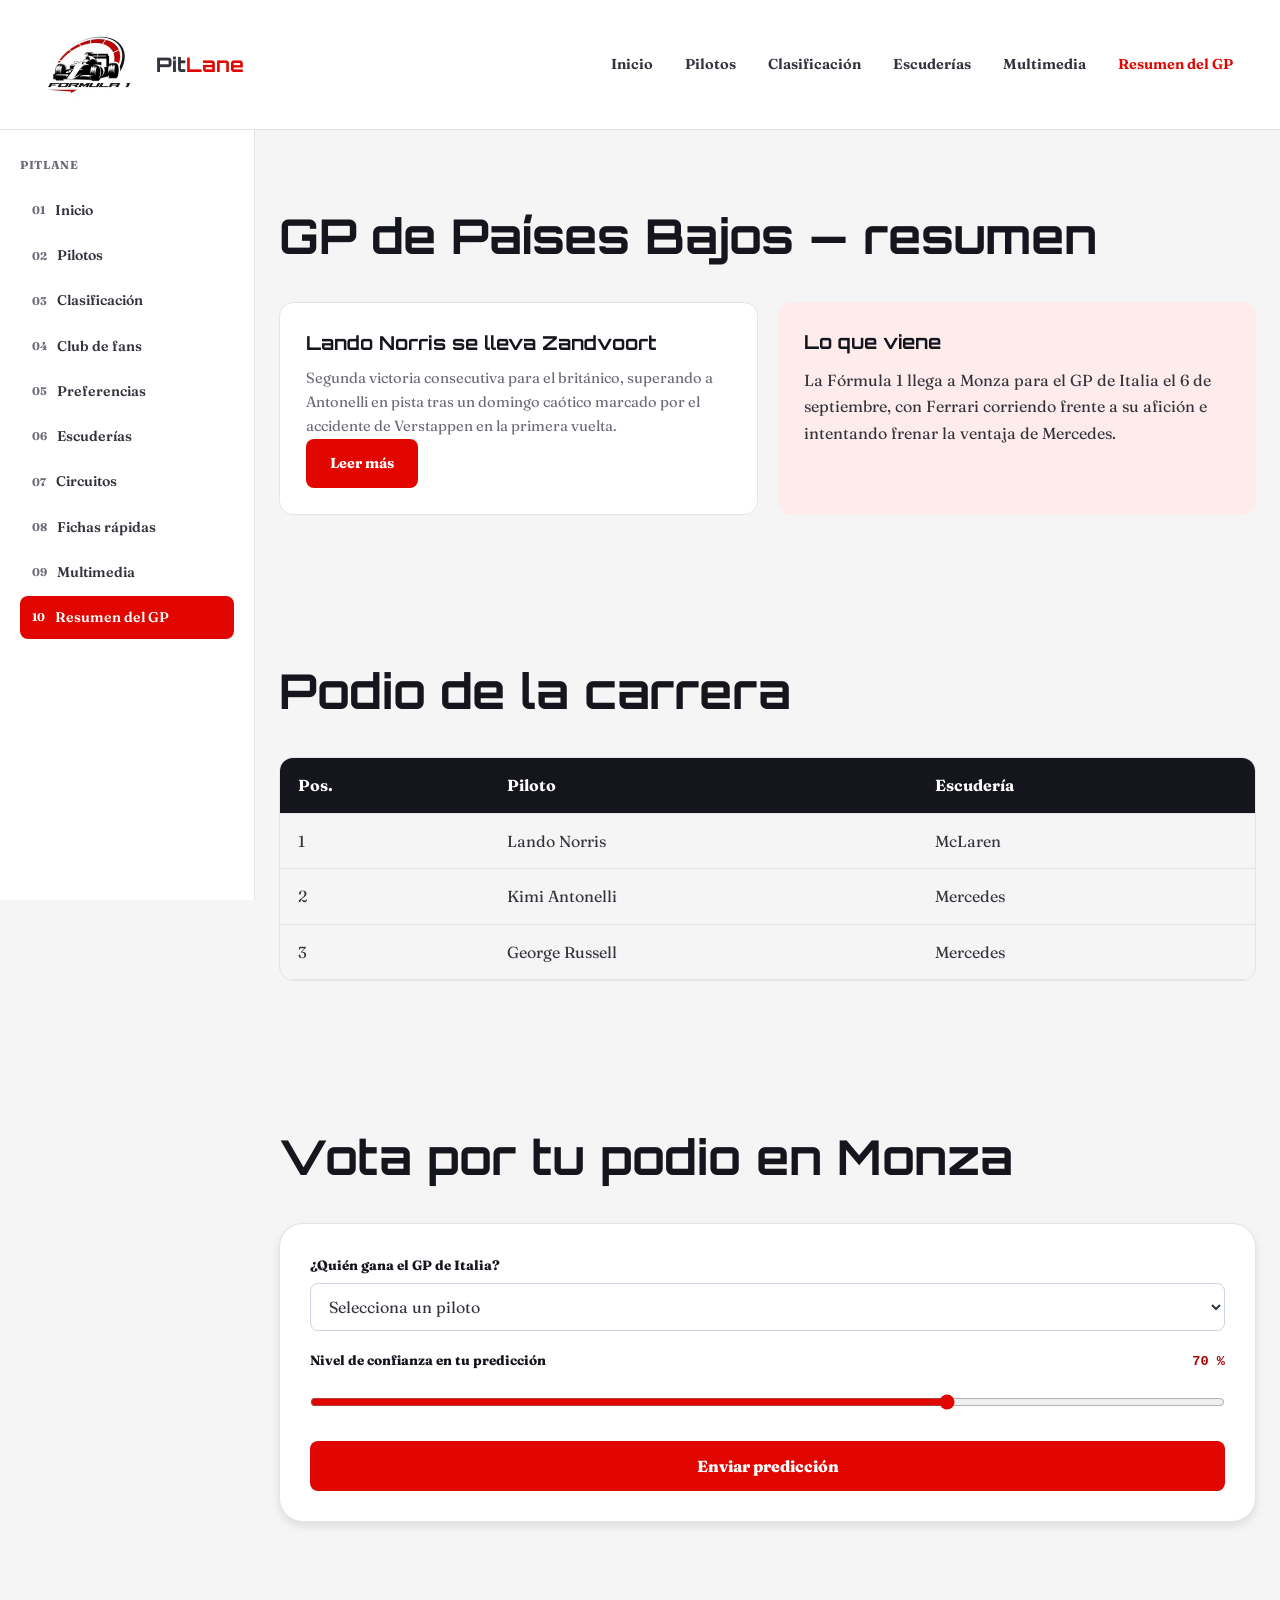
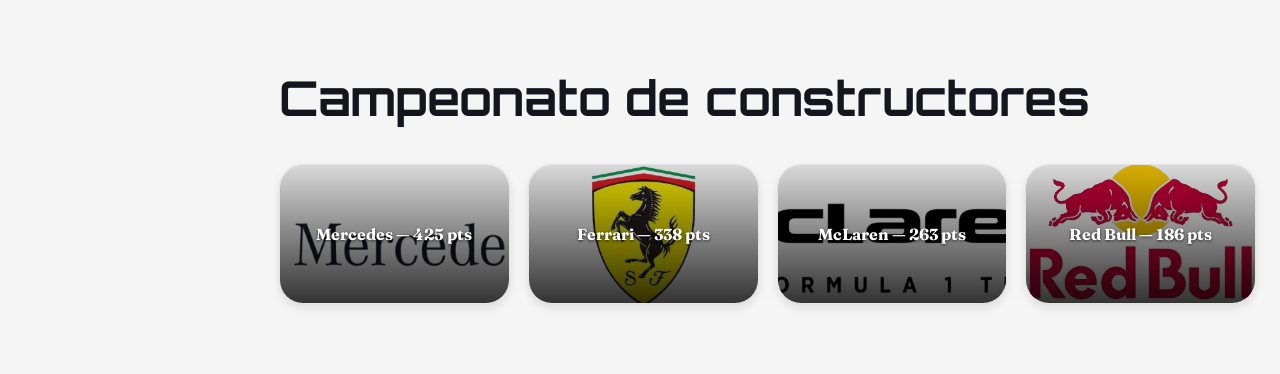
<file: resumen.html>
<!doctype html>
<!-- Página con resumen de la última carrera disputada -->
<html lang="es">
  <head>
    <meta charset="UTF-8" />
    <meta name="viewport" content="width=device-width, initial-scale=1.0" />
    <title>Resumen del GP | PitLane</title>
    <meta name="description" content="Resumen del GP de Países Bajos 2026 en Zandvoort: podio, lo que viene en Monza y tu predicción para el GP de Italia." />
    <meta property="og:title" content="Resumen del GP | PitLane" />
    <meta property="og:description" content="Resumen del GP de Países Bajos 2026 en Zandvoort: podio, lo que viene en Monza y tu predicción para el GP de Italia." />
    <meta property="og:type" content="website" />
    <meta property="og:locale" content="es_CO" />
    <meta property="og:site_name" content="PitLane" />
    <link rel="icon" href="favicon.svg" type="image/svg+xml" />
    <link rel="preconnect" href="https://fonts.googleapis.com" />
    <link rel="preconnect" href="https://fonts.gstatic.com" crossorigin />
    <link href="https://fonts.googleapis.com/css2?family=Fraunces:ital,wght@0,600;1,500;1,600&amp;family=Orbitron:wght@700;800;900&amp;display=swap" rel="stylesheet" />
    <link rel="stylesheet" href="css/styles.css" />
    <script defer src="js/almacen.js"></script>
    <script defer src="js/menu.js"></script>
    <script defer src="js/favoritos.js"></script>
    <script defer src="js/validacion.js"></script>
    <script defer src="js/prediccion.js"></script>
    <script defer src="js/modales.js"></script>
  </head>

  <body>
    <a class="saltar-contenido" href="#contenido">Saltar al contenido</a>

    <header class="topbar">
      <a href="index.html" class="logo">
        <img src="imagenes/logo.webp" alt="" class="logo-icono" width="220" height="220">
        <span>Pit<strong>Lane</strong></span>
      </a>

      <nav aria-label="Menú principal">
        <ul class="menu-superior">
          <li><a href="index.html">Inicio</a></li>
          <li><a href="pilotos.html">Pilotos</a></li>
          <li><a href="clasificacion.html">Clasificación</a></li>
          <li><a href="equipos.html">Escuderías</a></li>
          <li><a href="multimedia.html">Multimedia</a></li>
          <li><a href="resumen.html" aria-current="page">Resumen del GP</a></li>
        </ul>
      </nav>

      <button class="menu-boton" type="button" aria-expanded="false" aria-controls="menu-lateral">
        <span class="menu-boton-icono" aria-hidden="true"><span></span><span></span><span></span></span>
        <span>Menú</span>
      </button>
    </header>

    <aside class="sidebar" id="menu-lateral">
      <nav aria-label="Secciones de PitLane">
        <div class="sidebar-grupo">
          <p class="sidebar-titulo">PITLANE</p>
          <a href="index.html"><span>01</span>Inicio</a>
          <a href="pilotos.html"><span>02</span>Pilotos</a>
          <a href="clasificacion.html"><span>03</span>Clasificación</a>
          <a href="club.html"><span>04</span>Club de fans</a>
          <a href="preferencias.html"><span>05</span>Preferencias</a>
          <a href="equipos.html"><span>06</span>Escuderías</a>
          <a href="circuitos.html"><span>07</span>Circuitos</a>
          <a href="fichas.html"><span>08</span>Fichas rápidas</a>
          <a href="multimedia.html"><span>09</span>Multimedia</a>
          <a href="resumen.html" class="activo" aria-current="page"><span>10</span>Resumen del GP</a>
        </div>
      </nav>
    </aside>

    <main class="main-content" id="contenido" tabindex="-1">
      <section class="seccion">
        <div class="contenedor">
          <h1 class="titulo-pagina titulo-seccion">GP de Países Bajos — resumen</h1>

          <div class="grid-dos-columnas">
            <article class="tarjeta">
              <h2 class="h3">Lando Norris se lleva Zandvoort</h2>
              <p>
                Segunda victoria consecutiva para el británico, superando a
                Antonelli en pista tras un domingo caótico marcado por el
                accidente de Verstappen en la primera vuelta.
              </p>
              <a href="#modal-resumen" class="boton boton-principal">Leer más<span class="sr-only"> sobre la victoria de Norris en Zandvoort</span></a>
            </article>

            <div class="caja-info">
              <h2 class="h3">Lo que viene</h2>
              <p>
                La Fórmula 1 llega a Monza para el GP de Italia el 6 de
                septiembre, con Ferrari corriendo frente a su afición e
                intentando frenar la ventaja de Mercedes.
              </p>
            </div>
          </div>
        </div>
      </section>

      <section class="seccion">
        <div class="contenedor">
          <h2 class="titulo-seccion">Podio de la carrera</h2>

          <div class="tabla-contenedor">
            <table>
              <caption class="sr-only">Podio del GP de Países Bajos</caption>
              <thead>
                <tr><th scope="col">Pos.</th><th scope="col">Piloto</th><th scope="col">Escudería</th></tr>
              </thead>
              <tbody>
                <tr><td>1</td><td data-piloto="norris">Lando Norris</td><td data-escuderia="mclaren">McLaren</td></tr>
                <tr><td>2</td><td data-piloto="antonelli">Kimi Antonelli</td><td data-escuderia="mercedes">Mercedes</td></tr>
                <tr><td>3</td><td data-piloto="russell">George Russell</td><td data-escuderia="mercedes">Mercedes</td></tr>
              </tbody>
            </table>
          </div>
        </div>
      </section>

      <section class="seccion">
        <div class="contenedor">
          <h2 class="titulo-seccion">Vota por tu podio en Monza</h2>

          <form class="formulario" id="form-prediccion">
            <div class="grupo-formulario">
              <label for="prediccion">¿Quién gana el GP de Italia?</label>
              <select id="prediccion" name="prediccion" required>
                <option value="">Selecciona un piloto</option>
                <option value="antonelli">Kimi Antonelli</option>
                <option value="norris">Lando Norris</option>
                <option value="leclerc">Charles Leclerc</option>
              </select>
            </div>

            <div class="grupo-formulario">
              <div class="etiqueta-con-valor">
                <label for="confianza">Nivel de confianza en tu predicción</label>
                <output class="valor-rango" id="confianza-valor" for="confianza">70 %</output>
              </div>
              <input type="range" id="confianza" name="confianza" min="0" max="100" value="70" />
            </div>

            <button type="submit" class="boton-formulario">Enviar predicción</button>
          </form>

          <div class="estado-exito" id="prediccion-exito" tabindex="-1" hidden>
            <span class="badge">PREDICCIÓN GUARDADA</span>
            <h3 class="estado-exito-titulo">Tu ganador en Monza: <span data-campo="piloto"></span></h3>
            <p>Confianza en tu predicción: <strong data-campo="confianza"></strong>.</p>
            <p class="nota-campo" id="prediccion-aviso">La guardamos en este navegador para que la compares con el resultado.</p>
            <div class="estado-acciones">
              <button type="button" class="boton boton-secundario" id="prediccion-cambiar">Cambiar predicción</button>
            </div>
          </div>
        </div>
      </section>

      <section class="seccion">
        <div class="contenedor">
          <h2 class="titulo-seccion">Campeonato de constructores</h2>

          <div class="grid-demo">
            <div class="grid-item grid-item-imagen" data-escuderia="mercedes"><img src="imagenes/equipos/mercedes.webp" alt="Logo de Mercedes" class="grid-item-fondo" width="700" height="177" loading="lazy" decoding="async"><span>Mercedes — 425 pts</span></div>
            <div class="grid-item grid-item-imagen" data-escuderia="ferrari"><img src="imagenes/equipos/ferrari.webp" alt="Logo de Ferrari" class="grid-item-fondo" width="376" height="664" loading="lazy" decoding="async"><span>Ferrari — 338 pts</span></div>
            <div class="grid-item grid-item-imagen" data-escuderia="mclaren"><img src="imagenes/equipos/mclaren.webp" alt="Logo de McLaren" class="grid-item-fondo" width="700" height="210" loading="lazy" decoding="async"><span>McLaren — 263 pts</span></div>
            <div class="grid-item grid-item-imagen" data-escuderia="redbull"><img src="imagenes/equipos/redbull.webp" alt="Logo de Red Bull" class="grid-item-fondo" width="360" height="219" loading="lazy" decoding="async"><span>Red Bull — 186 pts</span></div>
          </div>
        </div>
      </section>

      <div id="modal-resumen" class="modal" role="dialog" aria-modal="true" aria-labelledby="modal-resumen-titulo">
        <a href="#cerrar" class="modal-fondo" tabindex="-1" aria-hidden="true"></a>
        <article class="modal-contenido">
          <header class="modal-header">
            <h3 id="modal-resumen-titulo">Resumen completo — Zandvoort</h3>
            <a href="#cerrar" class="modal-cerrar" aria-label="Cerrar ventana">&times;</a>
          </header>
          <div class="modal-body">
            <p>Norris venció tras superar a Antonelli en pista; Russell
            completó el podio. Antonelli sale de Países Bajos con 59 puntos
            de ventaja sobre sus dos perseguidores más cercanos.</p>
          </div>
          <footer class="modal-footer">
            <a href="#cerrar" class="boton boton-secundario">Cerrar</a>
          </footer>
        </article>
      </div>
    </main>
  </body>
</html>
</file>
<file: css/styles.css>
@import url("reset.css");
@import url("variables.css");
@import url("base.css");
@import url("layout.css");
@import url("header.css");
@import url("sidebar.css");
@import url("hero.css");
@import url("componentes.css");
@import url("formularios.css");
@import url("grid.css");
@import url("modal.css");
@import url("multimedia.css");
@import url("favoritos.css");
@import url("accesibilidad.css");
@import url("menu-movil.css");
@import url("responsive.css");
</file>
